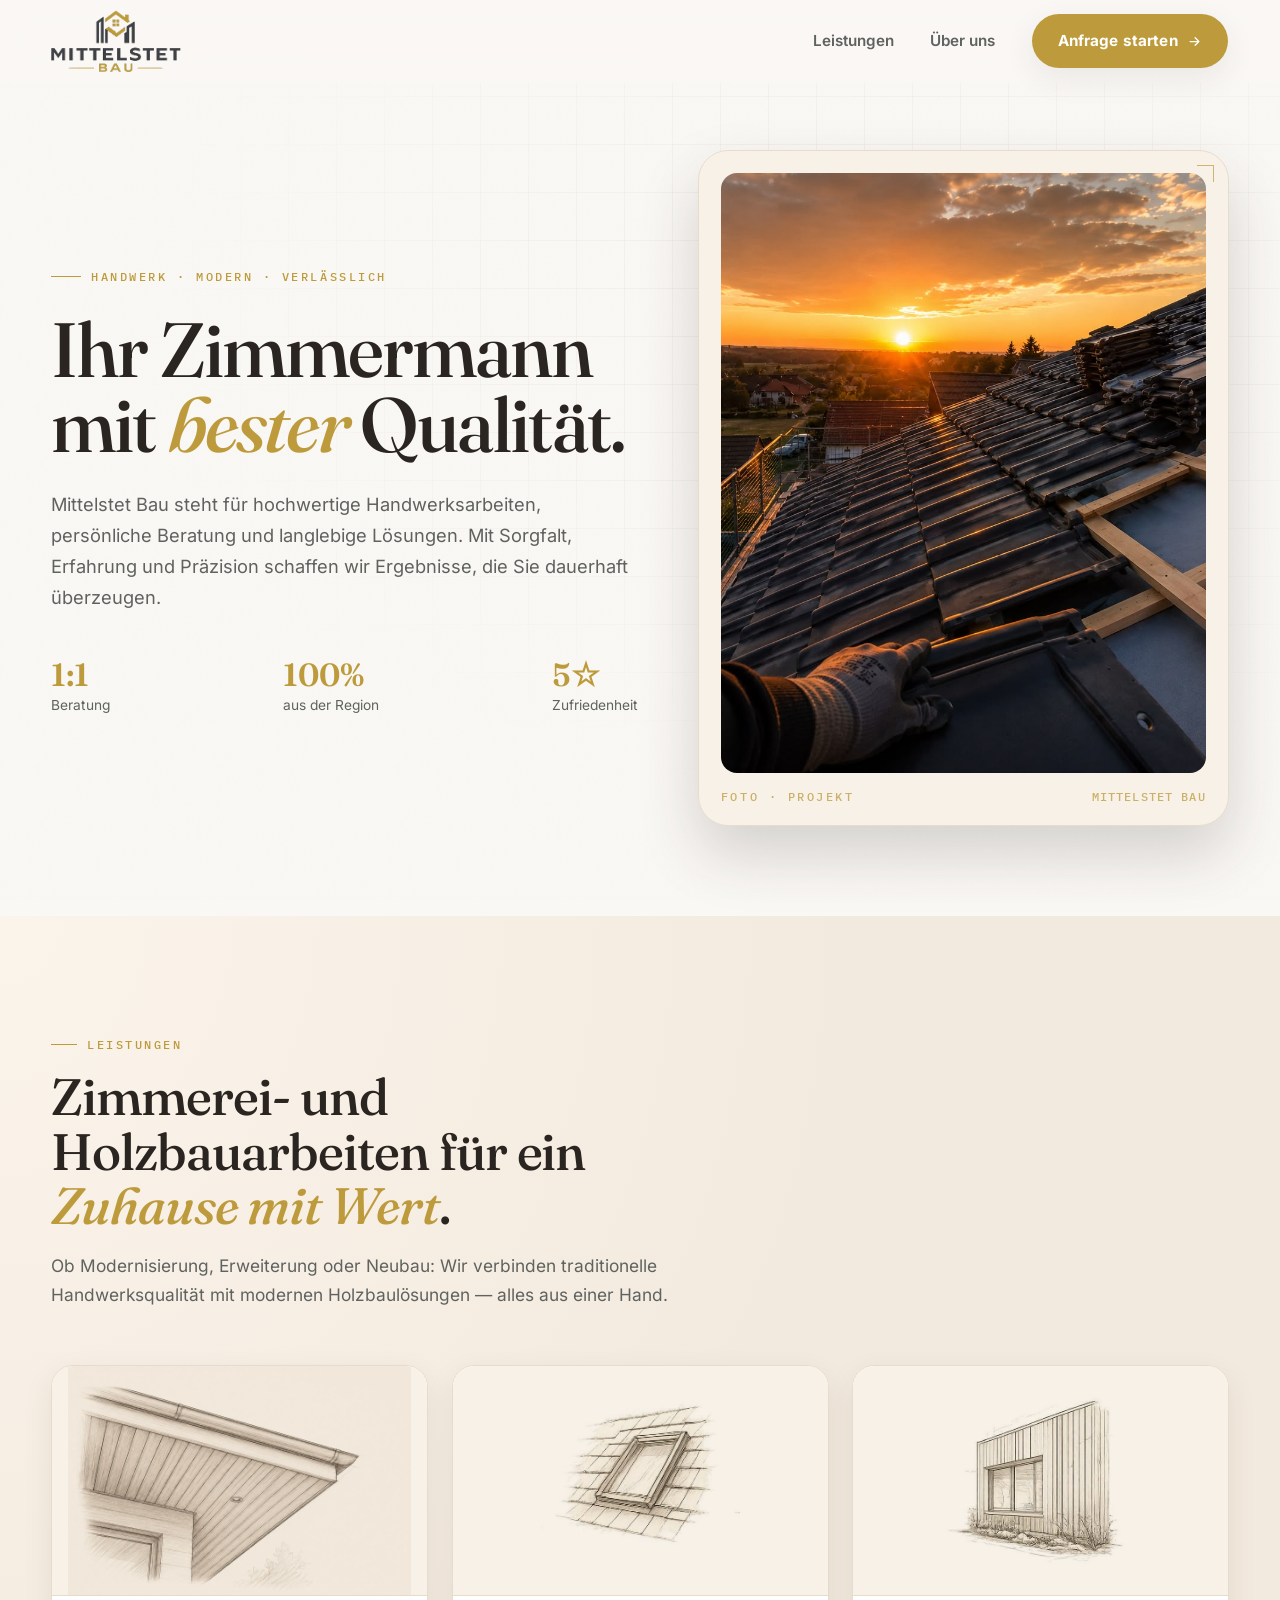
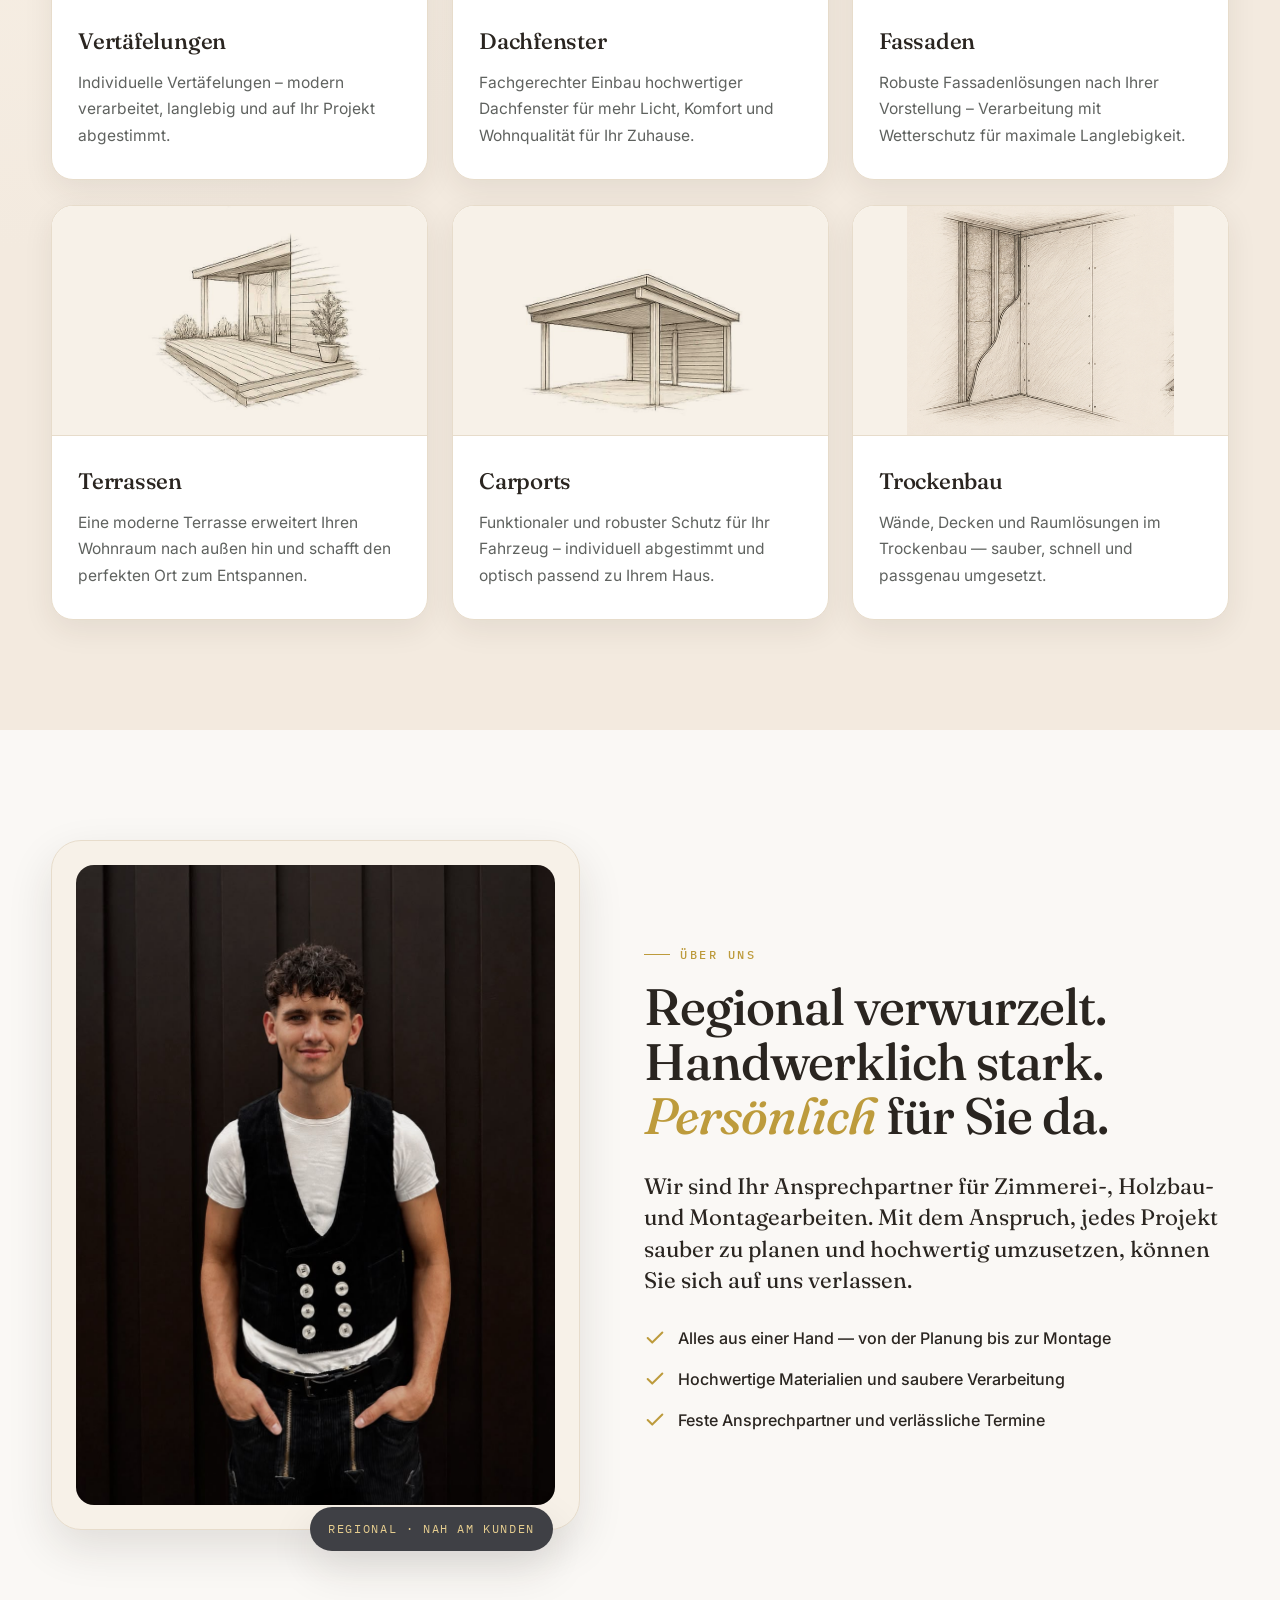
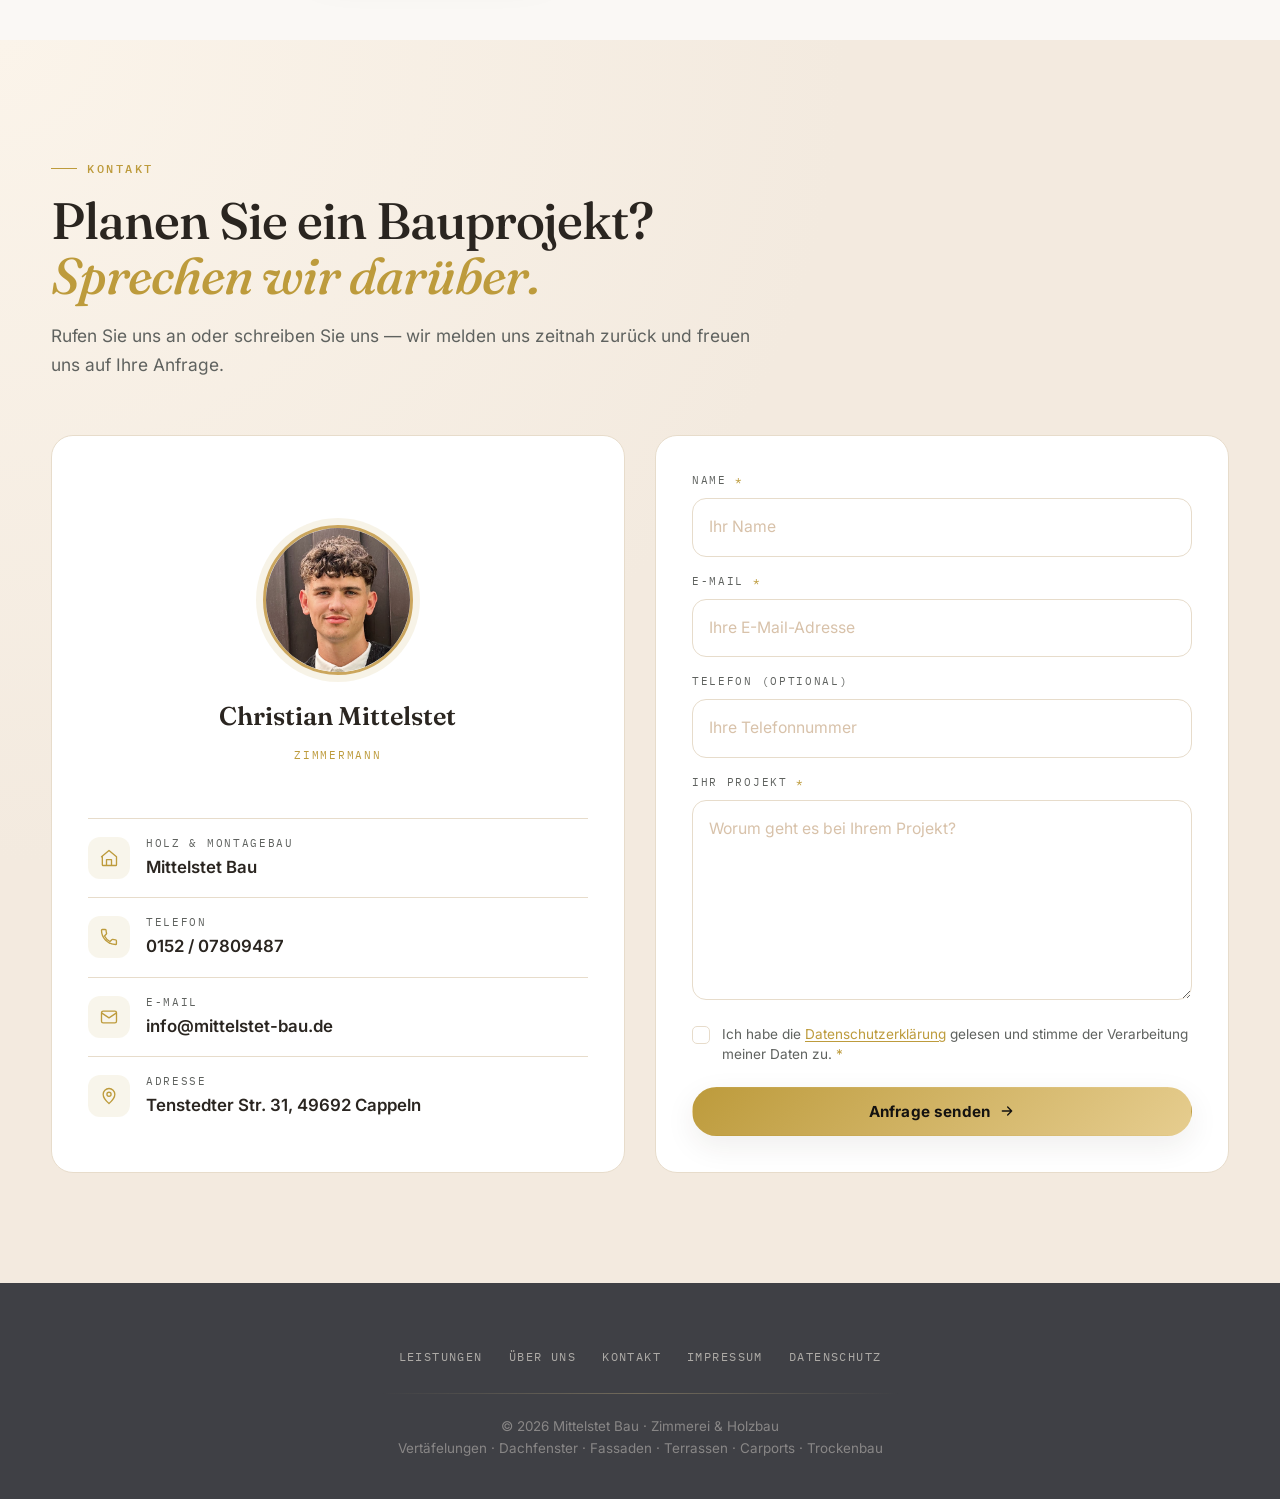
<file: index.html>
<!DOCTYPE html>
<html lang="de">
<head>
  <meta charset="UTF-8" />
  <meta name="viewport" content="width=device-width, initial-scale=1.0" />
  <meta name="google-site-verification" content="FWjF0vapAZSyQ_izhbtf4InboupUhwfX4KPDCs_dCPY" />

  <title>Mittelstet Bau — Zimmerei &amp; Holzbau aus der Region</title>
  <meta name="description" content="Mittelstet Bau ist Ihre Zimmerei für Holzbau, Dachfenster, Vertäfelungen, Fassaden, Terrassen, Carports und Trockenbau. Regionales Handwerk mit Präzision und Verlässlichkeit." />
  <meta name="author" content="Mittelstet Bau" />
  <meta name="theme-color" content="#141210" />
  <link rel="canonical" href="https://mittelstet-bau.de/" />
  <link rel="icon" type="image/png" href="resources/pictures/logo.png" />

  <meta property="og:type" content="website" />
  <meta property="og:locale" content="de_DE" />
  <meta property="og:site_name" content="Mittelstet Bau" />
  <meta property="og:title" content="Mittelstet Bau — Zimmerei &amp; Holzbau aus der Region" />
  <meta property="og:description" content="Holzbau mit Charakter: Dachfenster, Vertäfelungen, Fassaden, Terrassen, Carports und Trockenbau. Regionales Handwerk mit Präzision." />
  <meta property="og:url" content="https://mittelstet-bau.de/" />
  <meta property="og:image" content="https://mittelstet-bau.de/resources/pictures/logo.png" />
  <meta name="twitter:card" content="summary_large_image" />
  <meta name="twitter:title" content="Mittelstet Bau — Zimmerei &amp; Holzbau" />
  <meta name="twitter:description" content="Regionales Holzbau-Handwerk: Dachfenster, Fassaden, Terrassen, Carports und mehr." />
  <meta name="twitter:image" content="https://mittelstet-bau.de/resources/pictures/logo.png" />

  <!-- Fonts are self-hosted locally via @font-face in styles.css (DSGVO — no Google Fonts request) -->
  <link rel="stylesheet" href="styles.css" />
  <script src="resources/app.js" defer></script>

  <script type="application/ld+json">
  {
    "@context": "https://schema.org",
    "@type": "GeneralContractor",
    "name": "Mittelstet Bau",
    "description": "Zimmerei und Holzbau: Dachfenster, Vertäfelungen, Fassaden, Terrassen, Carports und Trockenbau.",
    "image": "https://mittelstet-bau.de/resources/pictures/logo.png",
    "url": "https://mittelstet-bau.de/",
    "telephone": "+4915207809487",
    "email": "info@mittelstet-bau.de",
    "address": {
      "@type": "PostalAddress",
      "streetAddress": "Tenstedter Str. 31",
      "postalCode": "49692",
      "addressLocality": "Cappeln",
      "addressCountry": "DE"
    },
    "areaServed": "Region"
  }
  </script>
</head>

<body>

<header id="site-header">
  <div class="container nav">
    <a href="#hero" class="brand" aria-label="Mittelstet Bau — Startseite">
      <img src="resources/pictures/logo.png" class="nav-logo" alt="Mittelstet Bau" loading="eager" width="120" height="80" />
    </a>
    <nav class="nav-links" aria-label="Hauptnavigation">
      <a href="#leistungen">Leistungen</a>
      <a href="#ueber-uns">Über uns</a>
      <a href="#kontakt" class="btn nav-cta">
        Anfrage starten
        <svg class="arrow" width="15" height="15" viewBox="0 0 24 24" fill="none" aria-hidden="true"><path d="M5 12h14M13 6l6 6-6 6" stroke="currentColor" stroke-width="2" stroke-linecap="round" stroke-linejoin="round"/></svg>
      </a>
    </nav>
    <button class="hamburger" id="hamburger-btn" aria-label="Menü öffnen" aria-expanded="false" aria-controls="mobile-drawer">
      <span></span>
      <span></span>
      <span></span>
    </button>
  </div>
</header>

<div class="mobile-overlay" id="mobile-overlay" aria-hidden="true"></div>

<nav class="mobile-drawer" id="mobile-drawer" aria-label="Mobile Navigation" aria-hidden="true">
  <button class="drawer-close" id="drawer-close" aria-label="Menü schließen">
    <svg width="20" height="20" viewBox="0 0 24 24" fill="none" aria-hidden="true"><path d="M18 6 6 18M6 6l12 12" stroke="currentColor" stroke-width="2" stroke-linecap="round"/></svg>
  </button>
  <div class="drawer-links">
    <a href="#hero" class="drawer-link">Startseite</a>
    <a href="#leistungen" class="drawer-link">Leistungen</a>
    <a href="#ueber-uns" class="drawer-link">Über&nbsp;uns</a>
    <a href="#kontakt" class="drawer-link">Kontakt</a>
    <a href="impressum.html" class="drawer-link">Impressum</a>
    <a href="datenschutz.html" class="drawer-link">Datenschutz</a>
  </div>
</nav>

<a href="#kontakt" class="mobile-fab" id="mobile-cta-btn" aria-label="Anfrage starten">
  Anfrage starten
  <svg class="arrow" width="15" height="15" viewBox="0 0 24 24" fill="none" aria-hidden="true"><path d="M5 12h14M13 6l6 6-6 6" stroke="currentColor" stroke-width="2" stroke-linecap="round" stroke-linejoin="round"/></svg>
</a>

<main id="top">

  <section class="hero" id="hero">
    <div class="container hero-grid">
      <div class="hero-copy">
        <span class="eyebrow hero-anim d1">Handwerk · Modern · Verlässlich</span>
        <h1 class="hero-anim d2">Ihr Zimmermann <br /> mit <em>bester</em> Qualität.</h1>
        <p class="hero-lead hero-anim d3">
          Mittelstet Bau steht für hochwertige Handwerksarbeiten, persönliche Beratung und langlebige Lösungen.
          Mit Sorgfalt, Erfahrung und Präzision schaffen wir Ergebnisse, die Sie dauerhaft überzeugen.
        </p>
        <div class="hero-meta hero-anim d5">
          <div class="stat"><strong>1:1</strong><span>Beratung</span></div>
          <div class="stat"><strong>100%</strong><span>aus der Region</span></div>
          <div class="stat"><strong>5☆</strong><span>Zufriedenheit</span></div>
        </div>
      </div>

      <figure class="hero-plate hero-anim d3">
        <div class="drawing">
          <img src="resources/pictures/hero_house.jpeg"
               alt="Foto eines Holzhauses von Mittelstet Bau"
               loading="eager" width="800" height="600" />
        </div>
        <figcaption class="plate">
          <span>Foto · Projekt</span>
          <span>Mittelstet&nbsp;Bau</span>
        </figcaption>
      </figure>
    </div>
  </section>

  <section id="leistungen" class="services">
    <div class="container">
      <div class="section-head reveal">
        <span>Leistungen</span>
        <h2>Zimmerei- und Holzbauarbeiten für ein <em>Zuhause mit Wert</em>.</h2>
        <p class="lead">
          Ob Modernisierung, Erweiterung oder Neubau: Wir verbinden traditionelle
          Handwerksqualität mit modernen Holzbaulösungen — alles aus einer Hand.
        </p>
      </div>

      <div class="service-grid">
        <article class="service-card reveal" data-delay="1">
          <div class="service-figure">
            <img src="resources/pictures/roof.jpeg" alt="Zeichnung eines hölzernen Dachvorsprungs mit Traufdetail" loading="lazy" width="600" height="400" />
          </div>
          <div class="service-content">
            <h3>Vertäfelungen</h3>
            <p>Individuelle Vertäfelungen – modern verarbeitet, langlebig und auf Ihr Projekt abgestimmt.</p>
          </div>
        </article>

        <article class="service-card reveal" data-delay="2">
          <div class="service-figure">
            <img src="resources/pictures/roof_window.jpeg" alt="Zeichnung eines in ein Ziegeldach eingebauten Dachfensters" loading="lazy" width="600" height="400" />
          </div>
          <div class="service-content">
            <h3>Dachfenster</h3>
            <p>Fachgerechter Einbau hochwertiger Dachfenster für mehr Licht, Komfort und Wohnqualität für Ihr Zuhause.</p>
          </div>
        </article>

        <article class="service-card reveal" data-delay="3">
          <div class="service-figure">
            <img src="resources/pictures/facade.jpeg" alt="Zeichnung einer modernen Holzfassade mit Fensterband" loading="lazy" width="600" height="400" />
          </div>
          <div class="service-content">
            <h3>Fassaden</h3>
            <p>Robuste Fassadenlösungen nach Ihrer Vorstellung – Verarbeitung mit Wetterschutz für maximale Langlebigkeit.</p>
          </div>
        </article>

        <article class="service-card reveal" data-delay="1">
          <div class="service-figure">
            <img src="resources/pictures/terrace.jpeg" alt="Zeichnung einer überdachten Holzterrasse mit Bepflanzung" loading="lazy" width="600" height="400" />
          </div>
          <div class="service-content">
            <h3>Terrassen</h3>
            <p>Eine moderne Terrasse erweitert Ihren Wohnraum nach außen hin und schafft den perfekten Ort zum Entspannen.</p>
          </div>
        </article>

      <article class="service-card reveal" data-delay="2">
          <div class="service-figure">
            <img src="resources/pictures/carport.jpeg" alt="Zeichnung eines freistehenden Carports aus Holz" loading="lazy" width="600" height="400" />
          </div>
          <div class="service-content">
            <h3>Carports</h3>
            <p>Funktionaler und robuster Schutz für Ihr Fahrzeug – individuell abgestimmt und optisch passend zu Ihrem Haus.</p>
          </div>
        </article>

        <article class="service-card reveal" data-delay="3">
          <div class="service-figure">
            <img src="resources/pictures/drywall_construction.png" alt="Zeichnung einer Trockenbaukonstruktion mit Wandelementen" loading="lazy" width="600" height="400" />
          </div>
          <div class="service-content">
            <h3>Trockenbau</h3>
            <p>Wände, Decken und Raumlösungen im Trockenbau — sauber, schnell und passgenau umgesetzt.</p>
          </div>
        </article>
      </div>
    </div>
  </section>

  <section id="ueber-uns">
    <div class="container about-layout">
      <figure class="about-figure reveal">
        <div class="img-wrap">
          <img src="resources/pictures/about.jpeg" alt="Das Team von Mittelstet Bau" loading="lazy" width="800" height="640" />
        </div>
        <span class="stamp">Regional · nah am Kunden</span>
      </figure>

      <div class="about-text reveal" data-delay="1">
        <div class="section-head" style="margin-bottom: 28px;">
          <span>Über uns</span>
          <h2>Regional verwurzelt. Handwerklich stark.<br><em>Persönlich</em> für Sie da.</h2>
        </div>
        <p>
          Wir sind Ihr Ansprechpartner für Zimmerei-, Holzbau- und Montagearbeiten.
          Mit dem Anspruch, jedes Projekt sauber zu planen und hochwertig
          umzusetzen, können Sie sich auf uns verlassen.
        </p>
        <ul class="about-list">
          <li>
            <svg viewBox="0 0 24 24" fill="none" aria-hidden="true"><path d="M20 6 9 17l-5-5" stroke="currentColor" stroke-width="2.2" stroke-linecap="round" stroke-linejoin="round"/></svg>
            Alles aus einer Hand — von der Planung bis zur Montage
          </li>
          <li>
            <svg viewBox="0 0 24 24" fill="none" aria-hidden="true"><path d="M20 6 9 17l-5-5" stroke="currentColor" stroke-width="2.2" stroke-linecap="round" stroke-linejoin="round"/></svg>
            Hochwertige Materialien und saubere Verarbeitung
          </li>
          <li>
            <svg viewBox="0 0 24 24" fill="none" aria-hidden="true"><path d="M20 6 9 17l-5-5" stroke="currentColor" stroke-width="2.2" stroke-linecap="round" stroke-linejoin="round"/></svg>
            Feste Ansprechpartner und verlässliche Termine
          </li>
        </ul>
      </div>
    </div>
  </section>

  <section id="kontakt" class="contact">
    <div class="container">
      <div class="section-head reveal">
        <span>Kontakt</span>
        <h2>Planen Sie ein Bauprojekt?<br><em>Sprechen wir darüber.</em></h2>
        <p class="lead">
          Rufen Sie uns an oder schreiben Sie uns — wir melden uns zeitnah zurück
          und freuen uns auf Ihre Anfrage.
        </p>
      </div>

      <div class="contact-grid">
        <div class="contact-box reveal">
          <div class="contact-person">
            <div class="contact-portrait">
              <img src="resources/pictures/contact.jpeg"
                   alt="Christian Mittelstet — Inhaber Mittelstet Bau"
                   loading="lazy" width="150" height="150" />
            </div>
            <p class="contact-person-name">Christian Mittelstet</p>
            <p class="contact-person-role">Zimmermann</p>
          </div>

          <div class="contact-lines">
          <div class="contact-line">
            <span class="ico"><svg viewBox="0 0 24 24" fill="none" aria-hidden="true"><path d="M3 10.5 12 3l9 7.5V20a1 1 0 0 1-1 1H5a1 1 0 0 1-1-1v-9.5z" stroke="currentColor" stroke-width="1.6" stroke-linejoin="round"/><path d="M9 21v-7h6v7" stroke="currentColor" stroke-width="1.6" stroke-linejoin="round"/></svg></span>
            <span><span class="label">Holz &amp; Montagebau</span><span class="value">Mittelstet Bau</span></span>
          </div>
          <a class="contact-line" href="tel:+4915207809487">
            <span class="ico"><svg viewBox="0 0 24 24" fill="none" aria-hidden="true"><path d="M6.6 10.8a15 15 0 0 0 6.6 6.6l2.2-2.2a1 1 0 0 1 1-.24 11 11 0 0 0 3.5.56 1 1 0 0 1 1 1V20a1 1 0 0 1-1 1A17 17 0 0 1 3 4a1 1 0 0 1 1-1h3.5a1 1 0 0 1 1 1 11 11 0 0 0 .56 3.5 1 1 0 0 1-.24 1z" stroke="currentColor" stroke-width="1.6" stroke-linejoin="round"/></svg></span>
            <span><span class="label">Telefon</span><span class="value">0152 / 07809487</span></span>
          </a>
          <a class="contact-line" href="mailto:info@mittelstet-bau.de">
            <span class="ico"><svg viewBox="0 0 24 24" fill="none" aria-hidden="true"><rect x="3" y="5" width="18" height="14" rx="2" stroke="currentColor" stroke-width="1.6"/><path d="m3 7 9 6 9-6" stroke="currentColor" stroke-width="1.6" stroke-linejoin="round"/></svg></span>
            <span><span class="label">E-Mail</span><span class="value">info@mittelstet-bau.de</span></span>
          </a>
          <a class="contact-line" href="https://www.google.com/maps?q=Tenstedter+Str.+31+49692+Cappeln" target="_blank" rel="noopener">
            <span class="ico"><svg viewBox="0 0 24 24" fill="none" aria-hidden="true"><path d="M12 21s7-5.7 7-11a7 7 0 1 0-14 0c0 5.3 7 11 7 11z" stroke="currentColor" stroke-width="1.6" stroke-linejoin="round"/><circle cx="12" cy="10" r="2.5" stroke="currentColor" stroke-width="1.6"/></svg></span>
            <span><span class="label">Adresse</span><span class="value">Tenstedter Str. 31, 49692 Cappeln</span></span>
          </a>
          </div>
        </div>

        <div class="contact-box reveal" data-delay="1">
          <!--
            Form delivered via Formspree (zero backend) using the @formspree/ajax
            library. Submissions go to info@mittelstet-bau.de. The form ID
            (mqeodvep) is a public endpoint identifier, not a secret.
          -->
          <div data-fs-error class="fs-banner fs-error" style="display:none" role="alert">
            <strong>Fehler.</strong> Bitte versuchen Sie es erneut oder schreiben Sie uns direkt.
          </div>
          <div id="form-success-card" style="display:none" role="status" aria-live="polite">
            <svg class="form-success-icon" viewBox="0 0 52 52" width="64" height="64" aria-hidden="true">
              <circle cx="26" cy="26" r="25" fill="none"/>
              <path fill="none" d="M14.1 27.2l7.1 7.2 16.7-16.8"/>
            </svg>
            <p class="form-success-title">Vielen Dank für Ihre Anfrage.</p>
            <p class="form-success-body">Ihre Nachricht wurde erfolgreich übermittelt. Wir melden uns in der Regel innerhalb eines Werktages bei Ihnen.</p>
          </div>
          <form id="contact-form" action="https://formspree.io/f/mqeodvep" method="POST">
            <div class="field">
              <label for="name">Name</label>
              <input id="name" name="name" type="text" autocomplete="name" placeholder="Ihr Name" required data-fs-field aria-describedby="name-error" />
              <span id="name-error" data-fs-error="name" class="fs-field-error"></span>
            </div>
            <div class="field">
              <label for="email">E-Mail</label>
              <input id="email" name="email" type="email" autocomplete="email" placeholder="Ihre E-Mail-Adresse" required data-fs-field aria-describedby="email-error" />
              <span id="email-error" data-fs-error="email" class="fs-field-error"></span>
            </div>
            <div class="field">
              <label for="phone">Telefon (optional)</label>
              <input id="phone" name="phone" type="tel" autocomplete="tel" placeholder="Ihre Telefonnummer" />
            </div>
            <div class="field">
              <label for="message">Ihr Projekt</label>
              <textarea id="message" name="message" placeholder="Worum geht es bei Ihrem Projekt?" required data-fs-field aria-describedby="message-error"></textarea>
              <span id="message-error" data-fs-error="message" class="fs-field-error"></span>
            </div>
            <div class="field field--check">
              <input id="privacy" name="privacy" type="checkbox" required value="ja" />
              <label for="privacy">
                Ich habe die <a href="datenschutz.html" target="_blank" rel="noopener noreferrer">Datenschutzerklärung</a> gelesen und stimme der Verarbeitung meiner Daten zu.
              </label>
            </div>
            <button class="btn btn--gold" type="submit" data-fs-submit-btn>
              Anfrage senden
              <svg class="arrow" width="16" height="16" viewBox="0 0 24 24" fill="none" aria-hidden="true"><path d="M5 12h14M13 6l6 6-6 6" stroke="currentColor" stroke-width="2" stroke-linecap="round" stroke-linejoin="round"/></svg>
            </button>
          </form>
        </div>
      </div>
    </div>
  </section>

  <!-- Self-hosted from our own server (DSGVO — no third-party CDN request). @formspree/ajax 1.1.5, canvas-confetti 1.9.4 -->
  <script src="resources/js/formspree-ajax.min.js"></script>
  <script src="resources/js/confetti.min.js"></script>
  <script>
    function fireConfetti() {
      if (typeof confetti !== 'function') return;
      confetti({
        particleCount: 120,
        spread: 70,
        origin: { y: 0.55 },
        colors: ['#bd9b3c', '#cba65d', '#e6cd8f', '#141210', '#3f4045']
      });
    }

    formspree('initForm', {
      formElement: '#contact-form',
      formId: 'mqeodvep',
      onSuccess: function() {
        fireConfetti();
        var form = document.getElementById('contact-form');
        var box = form.closest('.contact-box');
        box.style.minHeight = box.offsetHeight + 'px';
        form.style.display = 'none';
        document.getElementById('form-success-card').style.display = 'flex';
      }
    });
  </script>

</main>

<footer>
  <div class="container">
    <nav class="foot-links" aria-label="Footer-Navigation">
      <a href="#leistungen">Leistungen</a>
      <a href="#ueber-uns">Über uns</a>
      <a href="#kontakt">Kontakt</a>
      <a href="impressum.html">Impressum</a>
      <a href="datenschutz.html">Datenschutz</a>
    </nav>
    <div class="foot-rule"></div>
    <p class="copy">
      © 2026 Mittelstet Bau · Zimmerei &amp; Holzbau<span class="copy-services"><br />
      Vertäfelungen · Dachfenster · Fassaden · Terrassen · Carports · Trockenbau</span>
    </p>
  </div>
</footer>

<script>
  var MOBILE_BP = 860;
  var sectionIds = ['hero', 'leistungen', 'ueber-uns', 'kontakt'];
  function isMobile() { return window.innerWidth <= MOBILE_BP; }

  // (nav shadow on scroll + hamburger/drawer live in resources/app.js — shared with the legal pages)

  // --- mobile section pager ---
  (function () {
    var activeSection = null;

    function stripSectionClass() {
      document.body.className = document.body.className.replace(/\bsection-\S+/g, '').trim();
    }

    function showSection(id) {
      if (id !== activeSection) {
        window.scrollTo({ top: 0, behavior: 'instant' });
        activeSection = id;
      }
      sectionIds.forEach(function (sid) {
        var el = document.getElementById(sid);
        if (!el) return;
        el.classList.toggle('is-active', sid === id);
      });
      stripSectionClass();
      document.body.classList.add('section-' + id);
      document.querySelectorAll('.drawer-link').forEach(function (a) {
        var href = (a.getAttribute('href') || '').slice(1);
        a.classList.toggle('is-current', href === id);
      });
    }

    function restoreDesktop() {
      activeSection = null;
      sectionIds.forEach(function (sid) {
        var el = document.getElementById(sid);
        if (el) el.classList.remove('is-active');
      });
      stripSectionClass();
    }

    function syncToHash() {
      if (!isMobile()) return;
      var hash = window.location.hash.slice(1);
      var target = sectionIds.indexOf(hash) !== -1 ? hash : 'hero';
      showSection(target);
    }

    window.addEventListener('hashchange', syncToHash);
    window.addEventListener('resize', function () {
      if (isMobile()) { syncToHash(); }
      else { restoreDesktop(); }
    }, { passive: true });

    if (isMobile()) { syncToHash(); }
  })();

  // --- anchor links: scroll (desktop) or section switch (mobile) ---
  (function () {
    var header = document.getElementById('site-header');
    var GAP = 24;

    if (!header) {
      console.warn('[anchor-scroll] #site-header not found');
      return;
    }

    document.querySelectorAll('a[href^="#"]').forEach(function (a) {
      a.addEventListener('click', function (e) {
        var id = this.getAttribute('href');
        if (!id || id === '#') return;
        var bare = id.slice(1);

        if (isMobile() && sectionIds.indexOf(bare) !== -1) {
          e.preventDefault();
          window.location.hash = bare;
          return;
        }

        var target;
        try { target = document.querySelector(id); } catch (_) { console.warn('[anchor-scroll] invalid selector:', id); return; }
        if (!target) return;
        e.preventDefault();

        var padTop = parseFloat(getComputedStyle(target).paddingTop) || 0;
        var top = target.getBoundingClientRect().top + window.scrollY + padTop - header.offsetHeight - GAP;
        window.scrollTo({ top: Math.max(0, top), behavior: 'smooth' });
      });
    });
  })();

  // --- scroll-reveal (vanilla; respects reduced motion) ---
  (function () {
    var reduce = window.matchMedia('(prefers-reduced-motion: reduce)').matches;
    var items = document.querySelectorAll('.reveal');
    if (reduce || !('IntersectionObserver' in window)) {
      items.forEach(function (el) { el.classList.add('in'); });
      return;
    }
    var io = new IntersectionObserver(function (entries) {
      entries.forEach(function (entry) {
        if (entry.isIntersecting) {
          entry.target.classList.add('in');
          io.unobserve(entry.target);
        }
      });
    }, { threshold: 0.12, rootMargin: '0px 0px -8% 0px' });
    items.forEach(function (el) { io.observe(el); });
  })();
</script>

</body>
</html>
</file>
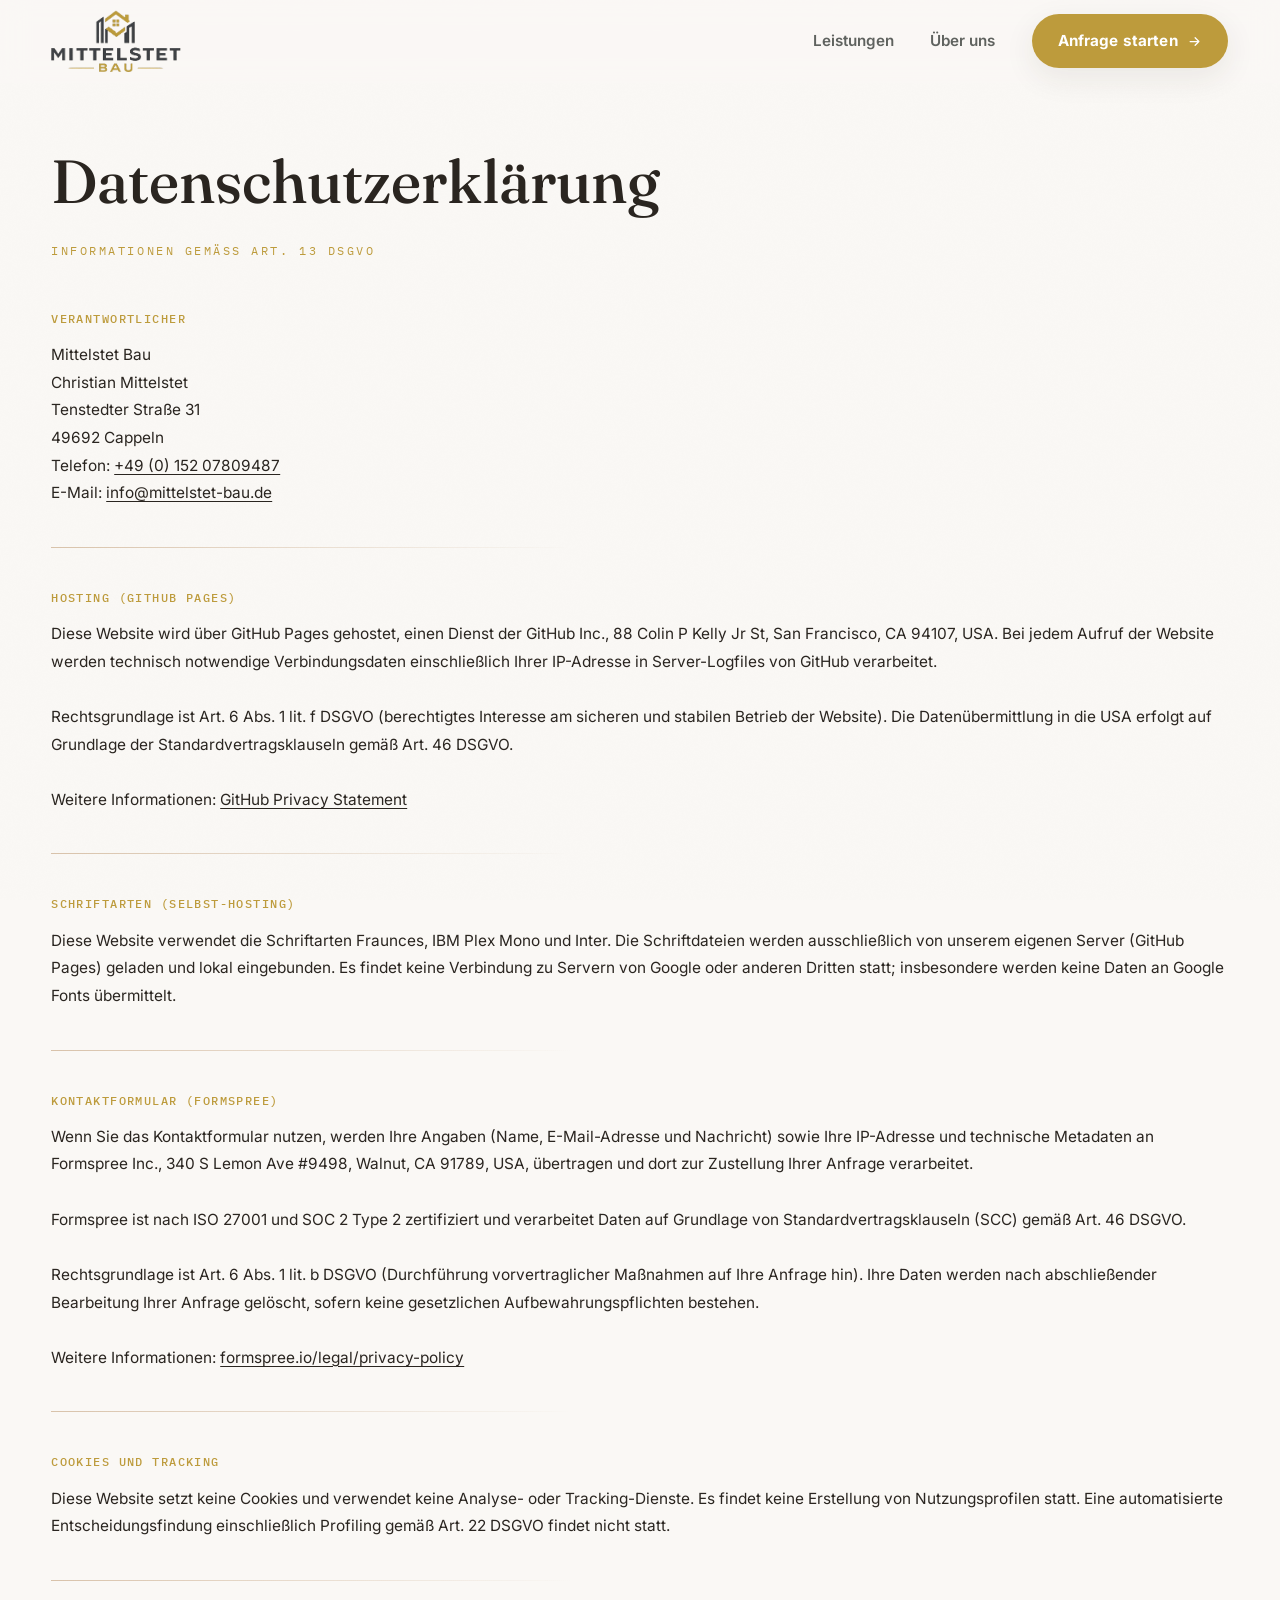
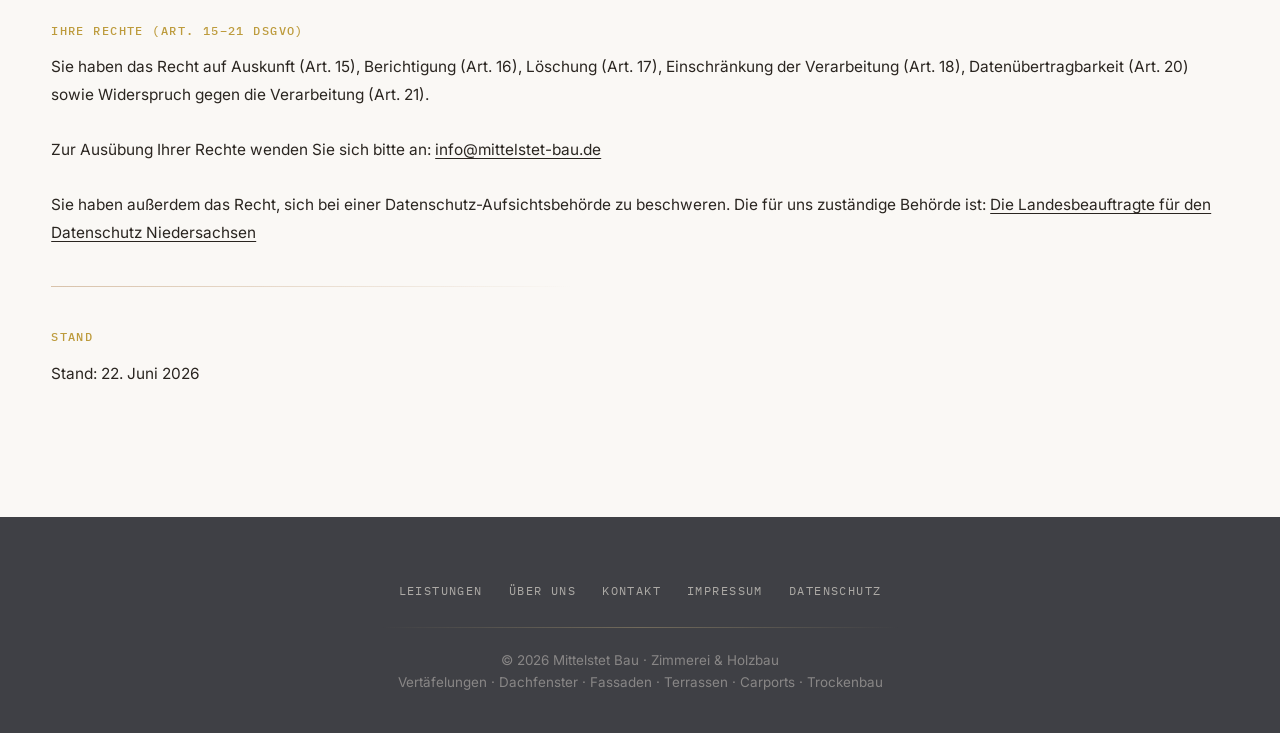
<file: datenschutz.html>
<!DOCTYPE html>
<html lang="de">
<head>
  <meta charset="UTF-8" />
  <meta name="viewport" content="width=device-width, initial-scale=1.0" />
  <meta name="theme-color" content="#141210" />

  <title>Datenschutz — Mittelstet Bau</title>
  <meta name="description" content="Datenschutzerklärung gemäß DSGVO Art. 13 für die Website mittelstet-bau.de." />
  <meta name="author" content="Mittelstet Bau" />
  <meta name="robots" content="noindex" />
  <link rel="icon" type="image/png" href="resources/pictures/logo.png" />

  <!-- Fonts are self-hosted locally via @font-face in styles.css (DSGVO — no Google Fonts request) -->
  <link rel="stylesheet" href="styles.css" />
  <script src="resources/app.js" defer></script>
</head>

<body>

<header id="site-header">
  <div class="container nav">
    <a href="index.html#hero" class="brand" aria-label="Mittelstet Bau — Startseite">
      <img src="resources/pictures/logo.png" class="nav-logo" alt="Mittelstet Bau" loading="eager" width="120" height="80" />
    </a>
    <nav class="nav-links" aria-label="Hauptnavigation">
      <a href="index.html#leistungen">Leistungen</a>
      <a href="index.html#ueber-uns">Über uns</a>
      <a href="index.html#kontakt" class="btn nav-cta">
        Anfrage starten
        <svg class="arrow" width="15" height="15" viewBox="0 0 24 24" fill="none" aria-hidden="true"><path d="M5 12h14M13 6l6 6-6 6" stroke="currentColor" stroke-width="2" stroke-linecap="round" stroke-linejoin="round"/></svg>
      </a>
    </nav>
    <button class="hamburger" id="hamburger-btn" aria-label="Menü öffnen" aria-expanded="false" aria-controls="mobile-drawer">
      <span></span>
      <span></span>
      <span></span>
    </button>
  </div>
</header>

<div class="mobile-overlay" id="mobile-overlay" aria-hidden="true"></div>

<nav class="mobile-drawer" id="mobile-drawer" aria-label="Mobile Navigation" aria-hidden="true">
  <button class="drawer-close" id="drawer-close" aria-label="Menü schließen">
    <svg width="20" height="20" viewBox="0 0 24 24" fill="none" aria-hidden="true"><path d="M18 6 6 18M6 6l12 12" stroke="currentColor" stroke-width="2" stroke-linecap="round"/></svg>
  </button>
  <div class="drawer-links">
    <a href="index.html#hero" class="drawer-link">Startseite</a>
    <a href="index.html#leistungen" class="drawer-link">Leistungen</a>
    <a href="index.html#ueber-uns" class="drawer-link">Über&nbsp;uns</a>
    <a href="index.html#kontakt" class="drawer-link">Kontakt</a>
    <a href="impressum.html" class="drawer-link">Impressum</a>
    <a href="datenschutz.html" class="drawer-link">Datenschutz</a>
  </div>
</nav>

<main id="top">

  <div class="impressum-content">
    <div class="container">
      <h1>Datenschutzerklärung</h1>
      <p class="impressum-intro">Informationen gemäß Art. 13 DSGVO</p>

      <div class="impressum-section">
        <h2>Verantwortlicher</h2>
        <p>
          Mittelstet Bau<br />
          Christian Mittelstet<br />
          Tenstedter Straße 31<br />
          49692 Cappeln<br />
          Telefon: <a href="tel:+4915207809487">+49 (0) 152 07809487</a><br />
          E-Mail: <a href="mailto:info@mittelstet-bau.de">info@mittelstet-bau.de</a>
        </p>
      </div>

      <div class="impressum-rule"></div>

      <div class="impressum-section">
        <h2>Hosting (GitHub Pages)</h2>
        <p>
          Diese Website wird über GitHub Pages gehostet, einen Dienst der
          GitHub Inc., 88 Colin P Kelly Jr St, San Francisco, CA 94107, USA.
          Bei jedem Aufruf der Website werden technisch notwendige Verbindungsdaten
          einschließlich Ihrer IP-Adresse in Server-Logfiles von GitHub verarbeitet.<br /><br />
          Rechtsgrundlage ist Art. 6 Abs. 1 lit. f DSGVO (berechtigtes Interesse am
          sicheren und stabilen Betrieb der Website). Die Datenübermittlung in die USA
          erfolgt auf Grundlage der Standardvertragsklauseln gemäß Art. 46 DSGVO.<br /><br />
          Weitere Informationen:
          <a href="https://docs.github.com/en/site-policy/privacy-policies/github-general-privacy-statement" target="_blank" rel="noopener noreferrer">GitHub Privacy Statement</a>
        </p>
      </div>

      <div class="impressum-rule"></div>

      <div class="impressum-section">
        <h2>Schriftarten (Selbst-Hosting)</h2>
        <p>
          Diese Website verwendet die Schriftarten Fraunces, IBM Plex Mono und Inter.
          Die Schriftdateien werden ausschließlich von unserem eigenen Server
          (GitHub Pages) geladen und lokal eingebunden. Es findet keine Verbindung zu
          Servern von Google oder anderen Dritten statt; insbesondere werden keine
          Daten an Google Fonts übermittelt.
        </p>
      </div>

      <div class="impressum-rule"></div>

      <div class="impressum-section">
        <h2>Kontaktformular (Formspree)</h2>
        <p>
          Wenn Sie das Kontaktformular nutzen, werden Ihre Angaben (Name, E-Mail-Adresse
          und Nachricht) sowie Ihre IP-Adresse und technische Metadaten an Formspree Inc.,
          340 S Lemon Ave #9498, Walnut, CA 91789, USA, übertragen und dort zur Zustellung
          Ihrer Anfrage verarbeitet.<br /><br />
          Formspree ist nach ISO 27001 und SOC 2 Type 2 zertifiziert und verarbeitet Daten
          auf Grundlage von Standardvertragsklauseln (SCC) gemäß Art. 46 DSGVO.<br /><br />
          Rechtsgrundlage ist Art. 6 Abs. 1 lit. b DSGVO (Durchführung vorvertraglicher
          Maßnahmen auf Ihre Anfrage hin). Ihre Daten werden nach abschließender Bearbeitung
          Ihrer Anfrage gelöscht, sofern keine gesetzlichen Aufbewahrungspflichten bestehen.<br /><br />
          Weitere Informationen:
          <a href="https://formspree.io/legal/privacy-policy" target="_blank" rel="noopener noreferrer">formspree.io/legal/privacy-policy</a>
        </p>
      </div>

      <div class="impressum-rule"></div>

      <div class="impressum-section">
        <h2>Cookies und Tracking</h2>
        <p>
          Diese Website setzt keine Cookies und verwendet keine Analyse- oder
          Tracking-Dienste. Es findet keine Erstellung von Nutzungsprofilen statt.
          Eine automatisierte Entscheidungsfindung einschließlich Profiling gemäß
          Art. 22 DSGVO findet nicht statt.
        </p>
      </div>

      <div class="impressum-rule"></div>

      <div class="impressum-section">
        <h2>Ihre Rechte (Art. 15–21 DSGVO)</h2>
        <p>
          Sie haben das Recht auf Auskunft (Art. 15), Berichtigung (Art. 16),
          Löschung (Art. 17), Einschränkung der Verarbeitung (Art. 18),
          Datenübertragbarkeit (Art. 20) sowie Widerspruch gegen die Verarbeitung
          (Art. 21).<br /><br />
          Zur Ausübung Ihrer Rechte wenden Sie sich bitte an:
          <a href="mailto:info@mittelstet-bau.de">info@mittelstet-bau.de</a><br /><br />
          Sie haben außerdem das Recht, sich bei einer Datenschutz-Aufsichtsbehörde
          zu beschweren. Die für uns zuständige Behörde ist:
          <a href="https://www.lfd.niedersachsen.de" target="_blank" rel="noopener noreferrer">Die Landesbeauftragte für den Datenschutz Niedersachsen</a>
        </p>
      </div>

      <div class="impressum-rule"></div>

      <div class="impressum-section">
        <h2>Stand</h2>
        <p>Stand: 22. Juni 2026</p>
      </div>
    </div>
  </div>

</main>

<footer>
  <div class="container">
    <nav class="foot-links" aria-label="Footer-Navigation">
      <a href="index.html#leistungen">Leistungen</a>
      <a href="index.html#ueber-uns">Über uns</a>
      <a href="index.html#kontakt">Kontakt</a>
      <a href="impressum.html">Impressum</a>
      <a href="datenschutz.html">Datenschutz</a>
    </nav>
    <div class="foot-rule"></div>
    <p class="copy">
      © 2026 Mittelstet Bau · Zimmerei &amp; Holzbau<span class="copy-services"><br />
      Vertäfelungen · Dachfenster · Fassaden · Terrassen · Carports · Trockenbau</span>
    </p>
  </div>
</footer>

</body>
</html>
</file>
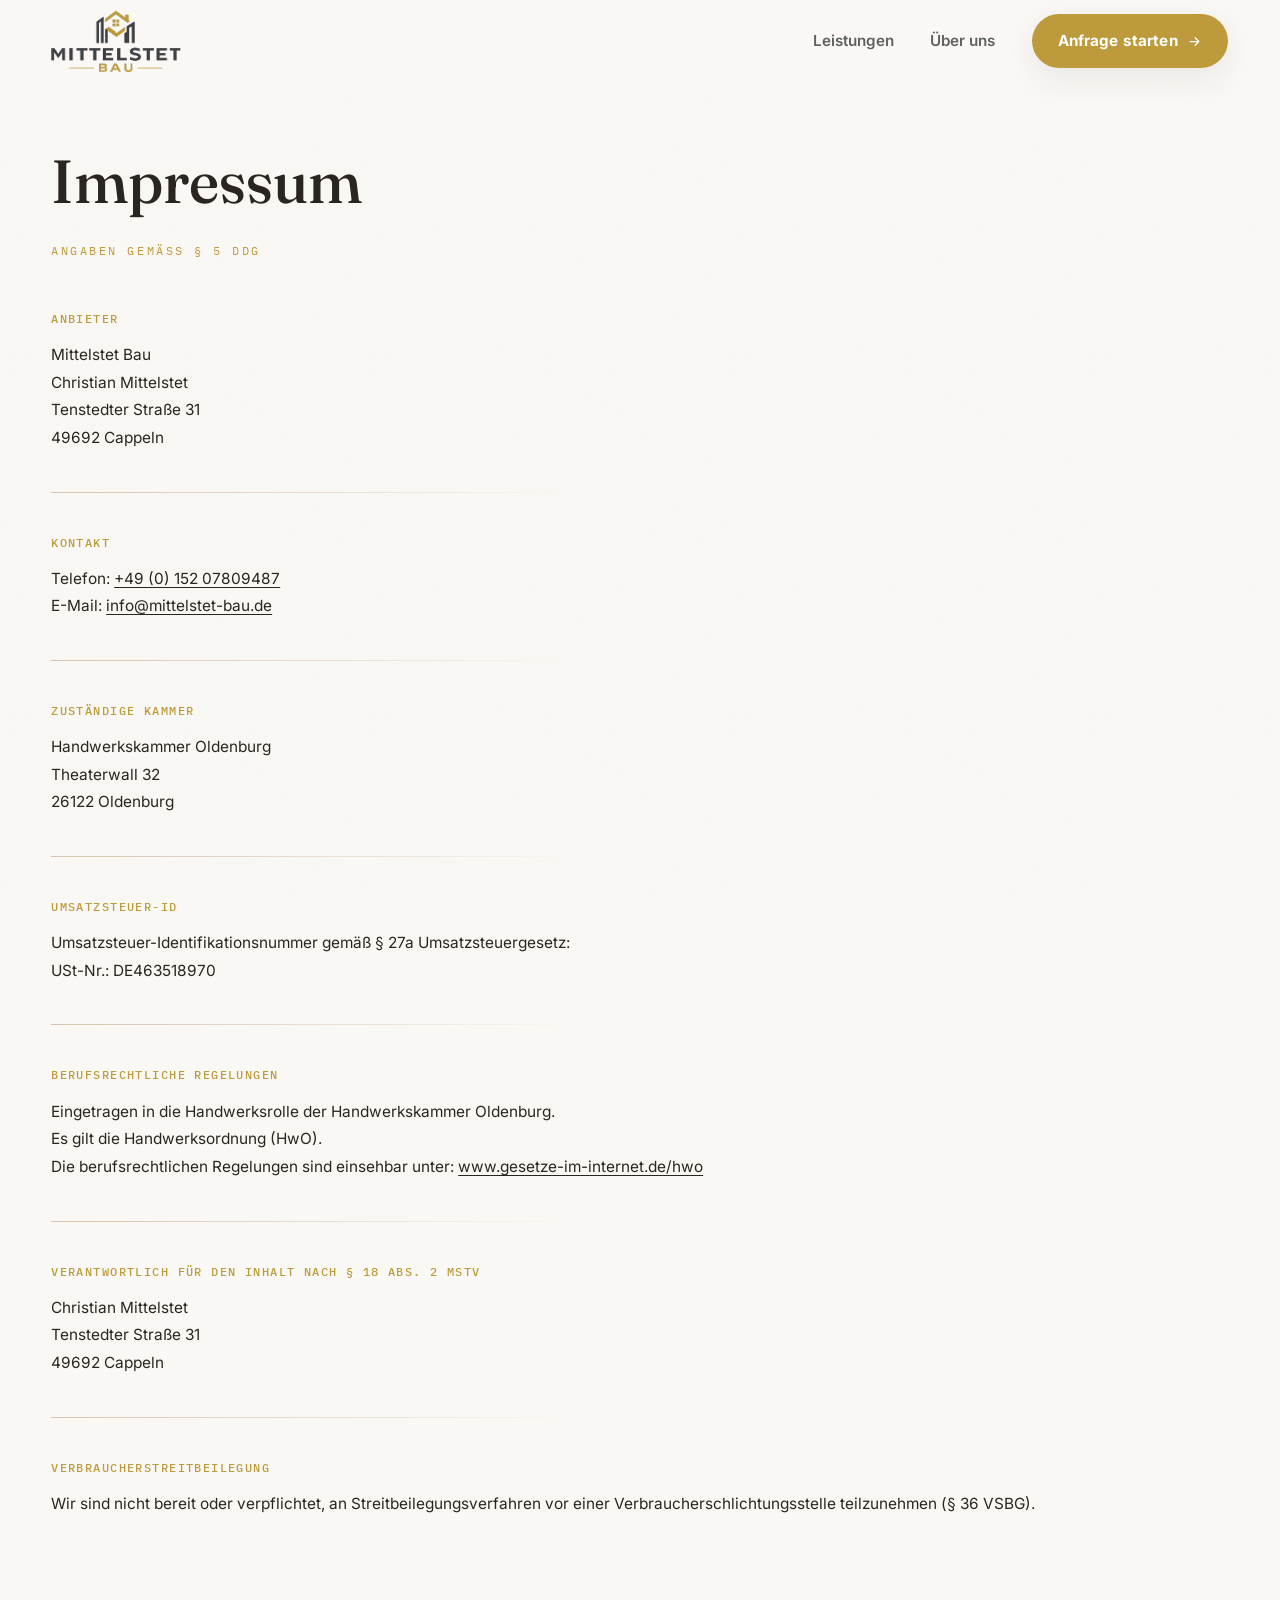
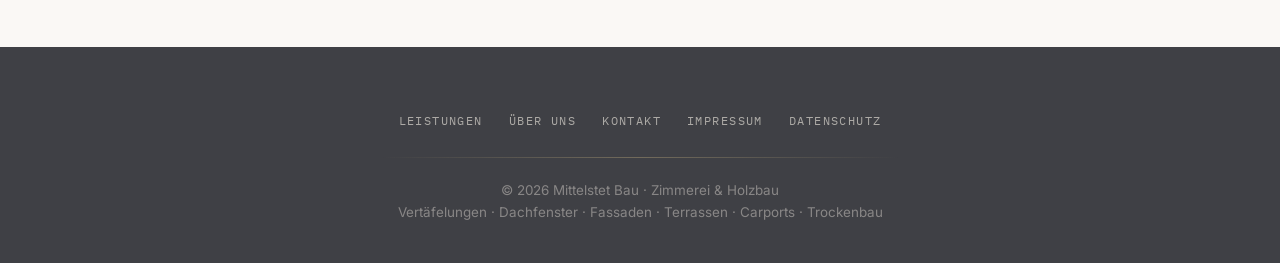
<file: impressum.html>
<!DOCTYPE html>
<html lang="de">
<head>
  <meta charset="UTF-8" />
  <meta name="viewport" content="width=device-width, initial-scale=1.0" />
  <meta name="theme-color" content="#141210" />

  <title>Impressum — Mittelstet Bau</title>
  <meta name="description" content="Impressum und Anbieterkennzeichnung gemäß § 5 DDG für Mittelstet Bau, Zimmerei &amp; Holzbau aus Cappeln." />
  <meta name="author" content="Mittelstet Bau" />
  <meta name="robots" content="noindex" />

  <meta property="og:type" content="website" />
  <meta property="og:locale" content="de_DE" />
  <meta property="og:site_name" content="Mittelstet Bau" />
  <meta property="og:title" content="Impressum — Mittelstet Bau" />
  <meta property="og:description" content="Impressum und Anbieterkennzeichnung gemäß § 5 DDG für Mittelstet Bau, Zimmerei &amp; Holzbau aus Cappeln." />
  <meta property="og:url" content="https://mittelstet-bau.de/impressum.html" />
  <meta property="og:image" content="https://mittelstet-bau.de/resources/pictures/logo.png" />
  <meta name="twitter:card" content="summary_large_image" />
  <meta name="twitter:title" content="Impressum — Mittelstet Bau" />
  <meta name="twitter:description" content="Impressum und Anbieterkennzeichnung gemäß § 5 DDG für Mittelstet Bau, Zimmerei &amp; Holzbau aus Cappeln." />
  <meta name="twitter:image" content="https://mittelstet-bau.de/resources/pictures/logo.png" />
  <meta name="twitter:image:alt" content="Mittelstet Bau Logo" />

  <script type="application/ld+json">
  {
    "@context": "https://schema.org",
    "@type": "GeneralContractor",
    "name": "Mittelstet Bau",
    "description": "Zimmerei und Holzbau: Dachfenster, Vertäfelungen, Fassaden, Terrassen, Carports und Trockenbau.",
    "image": "https://mittelstet-bau.de/resources/pictures/logo.png",
    "url": "https://mittelstet-bau.de/",
    "telephone": "+4915207809487",
    "email": "info@mittelstet-bau.de",
    "address": {
      "@type": "PostalAddress",
      "postalCode": "49692",
      "addressLocality": "Cappeln",
      "addressCountry": "DE"
    },
    "areaServed": "Oldenburg und Umgebung"
  }
  </script>

  <link rel="icon" type="image/png" href="resources/pictures/logo.png" />

  <!-- Fonts are self-hosted locally via @font-face in styles.css (DSGVO — no Google Fonts request) -->
  <link rel="stylesheet" href="styles.css" />
  <script src="resources/app.js" defer></script>
</head>

<body>

<header id="site-header">
  <div class="container nav">
    <a href="index.html#hero" class="brand" aria-label="Mittelstet Bau — Startseite">
      <img src="resources/pictures/logo.png" class="nav-logo" alt="Mittelstet Bau" loading="eager" width="120" height="80" />
    </a>
    <nav class="nav-links" aria-label="Hauptnavigation">
      <a href="index.html#leistungen">Leistungen</a>
      <a href="index.html#ueber-uns">Über uns</a>
      <a href="index.html#kontakt" class="btn nav-cta">
        Anfrage starten
        <svg class="arrow" width="15" height="15" viewBox="0 0 24 24" fill="none" aria-hidden="true"><path d="M5 12h14M13 6l6 6-6 6" stroke="currentColor" stroke-width="2" stroke-linecap="round" stroke-linejoin="round"/></svg>
      </a>
    </nav>
    <button class="hamburger" id="hamburger-btn" aria-label="Menü öffnen" aria-expanded="false" aria-controls="mobile-drawer">
      <span></span>
      <span></span>
      <span></span>
    </button>
  </div>
</header>

<div class="mobile-overlay" id="mobile-overlay" aria-hidden="true"></div>

<nav class="mobile-drawer" id="mobile-drawer" aria-label="Mobile Navigation" aria-hidden="true">
  <button class="drawer-close" id="drawer-close" aria-label="Menü schließen">
    <svg width="20" height="20" viewBox="0 0 24 24" fill="none" aria-hidden="true"><path d="M18 6 6 18M6 6l12 12" stroke="currentColor" stroke-width="2" stroke-linecap="round"/></svg>
  </button>
  <div class="drawer-links">
    <a href="index.html#hero" class="drawer-link">Startseite</a>
    <a href="index.html#leistungen" class="drawer-link">Leistungen</a>
    <a href="index.html#ueber-uns" class="drawer-link">Über&nbsp;uns</a>
    <a href="index.html#kontakt" class="drawer-link">Kontakt</a>
    <a href="impressum.html" class="drawer-link">Impressum</a>
    <a href="datenschutz.html" class="drawer-link">Datenschutz</a>
  </div>
</nav>

<main id="top">

  <div class="impressum-content">
    <div class="container">
      <h1>Impressum</h1>
      <p class="impressum-intro">Angaben gemäß § 5 DDG</p>

      <div class="impressum-section">
        <h2>Anbieter</h2>
        <p>
          Mittelstet Bau<br />
          Christian Mittelstet<br />
          Tenstedter Straße 31<br />
          49692 Cappeln
        </p>
      </div>

      <div class="impressum-rule"></div>

      <div class="impressum-section">
        <h2>Kontakt</h2>
        <p>
          Telefon: <a href="tel:+4915207809487">+49 (0) 152 07809487</a><br />
          E-Mail: <a href="mailto:info@mittelstet-bau.de">info@mittelstet-bau.de</a>
        </p>
      </div>

      <div class="impressum-rule"></div>

      <div class="impressum-section">
        <h2>Zuständige Kammer</h2>
        <p>
          Handwerkskammer Oldenburg<br />
          Theaterwall 32<br />
          26122 Oldenburg
        </p>
      </div>

      <div class="impressum-rule"></div>

      <div class="impressum-section">
        <h2>Umsatzsteuer-ID</h2>
        <p>
          Umsatzsteuer-Identifikationsnummer gemäß § 27a Umsatzsteuergesetz:<br />
          USt-Nr.: DE463518970
        </p>
      </div>

      <div class="impressum-rule"></div>

      <div class="impressum-section">
        <h2>Berufsrechtliche Regelungen</h2>
        <p>
          Eingetragen in die Handwerksrolle der Handwerkskammer Oldenburg.<br />
          Es gilt die Handwerksordnung (HwO).<br />
          Die berufsrechtlichen Regelungen sind einsehbar unter:
          <a href="https://www.gesetze-im-internet.de/hwo/" target="_blank" rel="noopener noreferrer">www.gesetze-im-internet.de/hwo</a>
        </p>
      </div>

      <div class="impressum-rule"></div>

      <div class="impressum-section">
        <h2>Verantwortlich für den Inhalt nach § 18 Abs. 2 MStV</h2>
        <p>
          Christian Mittelstet<br />
          Tenstedter Straße 31<br />
          49692 Cappeln
        </p>
      </div>

      <div class="impressum-rule"></div>

      <div class="impressum-section">
        <h2>Verbraucherstreitbeilegung</h2>
        <p>
          Wir sind nicht bereit oder verpflichtet, an Streitbeilegungsverfahren
          vor einer Verbraucherschlichtungsstelle teilzunehmen (§ 36 VSBG).
        </p>
      </div>
    </div>
  </div>

</main>

<footer>
  <div class="container">
    <nav class="foot-links" aria-label="Footer-Navigation">
      <a href="index.html#leistungen">Leistungen</a>
      <a href="index.html#ueber-uns">Über uns</a>
      <a href="index.html#kontakt">Kontakt</a>
      <a href="impressum.html">Impressum</a>
      <a href="datenschutz.html">Datenschutz</a>
    </nav>
    <div class="foot-rule"></div>
    <p class="copy">
      © 2026 Mittelstet Bau · Zimmerei &amp; Holzbau<span class="copy-services"><br />
      Vertäfelungen · Dachfenster · Fassaden · Terrassen · Carports · Trockenbau</span>
    </p>
  </div>
</footer>

</body>
</html>
</file>
<file: styles.css>
/* =============================================================
   Self-hosted fonts (DSGVO) — Fraunces, IBM Plex Mono, Inter.
   Served locally from resources/fonts/ (latin subset) so no
   request ever reaches Google's servers. See datenschutz.html.
   ============================================================= */
@font-face {
  font-family: 'Fraunces';
  font-style: italic;
  font-weight: 500;
  font-display: swap;
  src: url('resources/fonts/fraunces-italic-500.woff2') format('woff2');
}
@font-face {
  font-family: 'Fraunces';
  font-style: normal;
  font-weight: 400;
  font-display: swap;
  src: url('resources/fonts/fraunces-normal-400.woff2') format('woff2');
}
@font-face {
  font-family: 'Fraunces';
  font-style: normal;
  font-weight: 500;
  font-display: swap;
  src: url('resources/fonts/fraunces-normal-500.woff2') format('woff2');
}
@font-face {
  font-family: 'Fraunces';
  font-style: normal;
  font-weight: 600;
  font-display: swap;
  src: url('resources/fonts/fraunces-normal-600.woff2') format('woff2');
}
@font-face {
  font-family: 'IBM Plex Mono';
  font-style: normal;
  font-weight: 400;
  font-display: swap;
  src: url('resources/fonts/ibm-plex-mono-normal-400.woff2') format('woff2');
}
@font-face {
  font-family: 'IBM Plex Mono';
  font-style: normal;
  font-weight: 500;
  font-display: swap;
  src: url('resources/fonts/ibm-plex-mono-normal-500.woff2') format('woff2');
}
@font-face {
  font-family: 'Inter';
  font-style: normal;
  font-weight: 400;
  font-display: swap;
  src: url('resources/fonts/inter-normal-400.woff2') format('woff2');
}
@font-face {
  font-family: 'Inter';
  font-style: normal;
  font-weight: 500;
  font-display: swap;
  src: url('resources/fonts/inter-normal-500.woff2') format('woff2');
}
@font-face {
  font-family: 'Inter';
  font-style: normal;
  font-weight: 600;
  font-display: swap;
  src: url('resources/fonts/inter-normal-600.woff2') format('woff2');
}
@font-face {
  font-family: 'Inter';
  font-style: normal;
  font-weight: 700;
  font-display: swap;
  src: url('resources/fonts/inter-normal-700.woff2') format('woff2');
}
@font-face {
  font-family: 'Inter';
  font-style: normal;
  font-weight: 800;
  font-display: swap;
  src: url('resources/fonts/inter-normal-800.woff2') format('woff2');
}

/* =============================================================
   Mittelstet Bau — Zimmerei & Holzbau
   Atelier / architect's-sheet aesthetic.
   Warm wood palette (extended from the 444363e prototype) +
   the gold/charcoal of the company logo. Project drawings are
   pencil line-art on white, so they are composited onto warm
   paper with `mix-blend-mode: multiply` to read as real plates.
   ============================================================= */

:root {
  /* --- prototype palette (kept, per PRD) --- */
  --beige: #f3eadf;
  --sand: #d8c2aa;
  --gray: #5f625f;
  --light: #faf8f5;
  --white: #ffffff;

  /* --- extensions drawn from the actual logo (gold on black) --- */
  --paper: #f7f1e8;          /* warm drawing paper for plates */
  --paper-line: #e7dccb;     /* hairline rules on paper */
  --gold: #bd9b3c;           /* metallic gold, base */
  --gold-soft: #cba65d;      /* mid gold */
  --gold-bright: #e6cd8f;    /* gold highlight */
  --ink: #2a2520;            /* warm near-black text on dark */
  --ink-black: #141210;      /* near-black home for the logo */
  --charcoal: #3f4045;       /* logo background / footer */

  --shadow: 0 18px 45px rgba(45, 34, 25, 0.12);
  --shadow-soft: 0 10px 30px rgba(45, 34, 25, 0.08);
  --shadow-lift: 0 28px 60px rgba(45, 34, 25, 0.18);
  --radius: 22px;
  --radius-lg: 30px;

  --ease: cubic-bezier(0.22, 0.61, 0.36, 1);

  --font-display: "Fraunces", "Georgia", serif;
  --font-body: "Inter", "Segoe UI", Arial, sans-serif;
  --font-mono: "IBM Plex Mono", ui-monospace, "SF Mono", Menlo, monospace;
}

* {
  margin: 0;
  padding: 0;
  box-sizing: border-box;
}

html {
  scroll-behavior: smooth;
  scroll-padding-top: 107px; /* header (83px) + breathing room (24px) */
}

body {
  font-family: var(--font-body);
  color: var(--ink);
  background: var(--light);
  line-height: 1.7;
  -webkit-font-smoothing: antialiased;
  text-rendering: optimizeLegibility;
  overflow-x: hidden;
  display: flex;
  flex-direction: column;
  min-height: 100dvh;
}

main {
  flex: 1;
}

/* Warm paper grain over the whole page for atmosphere */
body::before {
  content: "";
  position: fixed;
  inset: 0;
  z-index: 1;
  pointer-events: none;
  opacity: 0.5;
  background-image: url("data:image/svg+xml,%3Csvg xmlns='http://www.w3.org/2000/svg' width='180' height='180'%3E%3Cfilter id='n'%3E%3CfeTurbulence type='fractalNoise' baseFrequency='0.9' numOctaves='2' stitchTiles='stitch'/%3E%3CfeColorMatrix type='saturate' values='0'/%3E%3C/filter%3E%3Crect width='100%25' height='100%25' filter='url(%23n)' opacity='0.035'/%3E%3C/svg%3E");
  mix-blend-mode: multiply;
}

img {
  width: 100%;
  display: block;
  object-fit: cover;
}

a {
  color: inherit;
  text-decoration: none;
}

::selection {
  background: var(--gold-bright);
  color: var(--ink);
}

.container {
  width: min(1180px, 92%);
  margin: auto;
  position: relative;
  z-index: 2;
}

/* ---------- shared type helpers ---------- */
.eyebrow,
.plate,
.section-head > span {
  font-family: var(--font-mono);
  text-transform: uppercase;
  letter-spacing: 0.22em;
  font-size: 0.72rem;
  font-weight: 500;
}

h1, h2, h3 {
  font-family: var(--font-display);
  font-weight: 500;
  font-optical-sizing: auto;
}

/* =============================================================
   NAV
   ============================================================= */
header {
  position: fixed;
  top: 0;
  width: 100%;
  z-index: 50;
  background: rgba(250, 248, 245, 0.78);
  backdrop-filter: blur(14px) saturate(1.4);
  -webkit-backdrop-filter: blur(14px) saturate(1.4);
  border-bottom: 1px solid transparent;
  transition: border-color 0.4s var(--ease), box-shadow 0.4s var(--ease),
    background 0.4s var(--ease);
}

header.scrolled {
  border-bottom-color: rgba(138, 90, 54, 0.14);
  box-shadow: 0 10px 30px rgba(45, 34, 25, 0.06);
}

.nav {
  height: 82px;
  display: flex;
  align-items: center;
  justify-content: space-between;
  gap: 24px;
}

.brand {
  display: inline-flex;
  align-items: center;
}

.brand .nav-logo {
  height: 62px;
  width: auto;
  flex: none;
  object-fit: contain;
  mix-blend-mode: multiply;
}

.nav-links {
  display: flex;
  gap: 36px;
  align-items: center;
  font-weight: 600;
  font-size: 0.95rem;
  color: var(--gray);
}

.nav-links a:not(.btn) {
  position: relative;
  padding: 4px 0;
  transition: color 0.25s var(--ease);
}

.nav-links a:not(.btn)::after {
  content: "";
  position: absolute;
  left: 0;
  bottom: -2px;
  width: 100%;
  height: 1.5px;
  background: var(--gold);
  transform: scaleX(0);
  transform-origin: left;
  transition: transform 0.3s var(--ease);
}

.nav-links a:not(.btn):hover {
  color: var(--gold);
}

.nav-links a:not(.btn):hover::after {
  transform: scaleX(1);
}

/* ---------- buttons ---------- */
.btn {
  display: inline-flex;
  align-items: center;
  justify-content: center;
  gap: 9px;
  padding: 14px 26px;
  border-radius: 999px;
  background: var(--gold);
  background-clip: padding-box;
  color: var(--white);
  font-family: var(--font-body);
  font-weight: 700;
  font-size: 0.95rem;
  letter-spacing: 0.01em;
  border: 1px solid transparent;
  box-shadow: var(--shadow-soft);
  cursor: pointer;
  transition: transform 0.25s var(--ease), background 0.25s var(--ease),
    box-shadow 0.25s var(--ease);
}

.btn:hover {
  transform: translateY(-2px);
  background:  var(--gold-soft);
  box-shadow: var(--shadow);
}

.btn .arrow {
  transition: transform 0.25s var(--ease);
}

.btn:hover .arrow {
  transform: translateX(4px);
}

.btn--gold {
  background: linear-gradient(135deg, var(--gold) 0%, var(--gold-bright) 100%);
  color: var(--ink-black);
}

.btn--gold:hover {
  background: linear-gradient(135deg, var(--gold-bright) 0%, var(--gold) 100%);
}

/* mobile-only sticky CTA — hidden everywhere except inside the ≤860px block */
.mobile-fab {
  display: none;
}
body.section-kontakt .mobile-fab,
body.drawer-open    .mobile-fab {
  display: none !important;
}

/* =============================================================
   HERO
   ============================================================= */
.hero {
  position: relative;
  padding: 150px 0 90px;
  overflow: hidden;
}

/* faint architectural grid behind the hero */
.hero::before {
  content: "";
  position: absolute;
  inset: 0;
  z-index: 0;
  background-image:
    linear-gradient(rgba(138, 90, 54, 0.05) 1px, transparent 1px),
    linear-gradient(90deg, rgba(138, 90, 54, 0.05) 1px, transparent 1px);
  background-size: 48px 48px;
  mask-image: radial-gradient(ellipse 80% 70% at 70% 35%, #000 30%, transparent 75%);
  -webkit-mask-image: radial-gradient(ellipse 80% 70% at 70% 35%, #000 30%, transparent 75%);
}

.hero .container {
  width: min(1400px, 92%);
}

.hero-grid {
  position: relative;
  z-index: 2;
  display: grid;
  grid-template-columns: 1.05fr 0.95fr;
  gap: 60px;
  align-items: center;
}

.hero .eyebrow {
  display: inline-flex;
  align-items: center;
  gap: 10px;
  color: var(--gold);
  margin-bottom: 26px;
}

.hero .eyebrow::before {
  content: "";
  width: 30px;
  height: 1px;
  background: var(--gold);
}

.hero h1 {
  font-size: clamp(2.9rem, 6vw, 5.2rem);
  line-height: 0.98;
  letter-spacing: -0.025em;
  color: var(--ink);
  margin-bottom: 26px;
}

.hero h1 em {
  font-style: italic;
  font-variation-settings: "SOFT" 60;
  color: var(--gold);
}

.hero-lead {
  font-size: 1.14rem;
  color: var(--gray);
  margin-bottom: 36px;
}

.hero-meta {
  margin-top: 46px;
  display: flex;
  gap: 40px;
  flex-wrap: wrap;
  width: 100%;
  justify-content: space-between;
}

.hero-meta .stat strong {
  display: block;
  font-family: var(--font-display);
  font-size: 2rem;
  line-height: 1;
  color: var(--gold);
}

.hero-meta .stat span {
  font-size: 0.86rem;
  color: var(--gray);
}

/* framed hero drawing — like a plate pinned to a studio wall */
.hero-plate {
  position: relative;
  background: var(--paper);
  border-radius: var(--radius-lg);
  border: 1px solid var(--paper-line);
  box-shadow: var(--shadow-lift);
  padding: 22px 22px 18px;
}

.hero-plate::after {
  /* corner registration tick, draftsman detail */
  content: "";
  position: absolute;
  top: 14px;
  right: 14px;
  width: 16px;
  height: 16px;
  border-top: 1.5px solid var(--gold);
  border-right: 1.5px solid var(--gold);
  opacity: 0.7;
}

.hero-plate .drawing {
  border-radius: 16px;
  overflow: hidden;
  background: var(--paper);
}

.hero-plate .drawing img {
  mix-blend-mode: normal;
  aspect-ratio: 4 / 3;
  object-fit: cover;
  transform: scale(1.02);
}

.hero-plate .plate {
  display: flex;
  justify-content: space-between;
  align-items: center;
  margin-top: 14px;
  color: var(--gold);
  opacity: 0.75;
}

.hero-plate .plate span:last-child {
  letter-spacing: 0.1em;
}


/* =============================================================
   SECTION SCAFFOLD
   ============================================================= */
section {
  padding: 110px 0;
  position: relative;
}

#leistungen, #ueber-uns, #kontakt {
  scroll-margin-top: 107px;
}

.section-head {
  max-width: 720px;
  margin-bottom: 56px;
}

.section-head > span {
  display: inline-flex;
  align-items: center;
  gap: 10px;
  color: var(--gold);
}

.section-head > span::before {
  content: "";
  width: 26px;
  height: 1px;
  background: var(--gold);
}

.section-head h2 {
  font-size: clamp(2.1rem, 4vw, 3.4rem);
  line-height: 1.06;
  letter-spacing: -0.02em;
  margin: 16px 0 18px;
  color: var(--ink);
}

.section-head h2 em {
  font-style: italic;
  color: var(--gold);
}

.lead {
  color: var(--gray);
  font-size: 1.08rem;
}

/* =============================================================
   SERVICES
   ============================================================= */
.services {
  background:
    radial-gradient(120% 120% at 0% 0%, #fbf4ea 0%, var(--beige) 55%);
}

.service-grid {
  display: grid;
  grid-template-columns: repeat(3, 1fr);
  gap: 24px;
}

.service-card {
  background: var(--white);
  border-radius: var(--radius);
  overflow: hidden;
  box-shadow: var(--shadow-soft);
  border: 1px solid var(--paper-line);
  transition: transform 0.3s var(--ease), box-shadow 0.3s var(--ease),
    border-color 0.3s var(--ease);
  display: flex;
  flex-direction: column;
}

.service-card:hover {
  transform: translateY(-6px);
  box-shadow: var(--shadow-lift);
  border-color: color-mix(in srgb, var(--gold) 22%, transparent);
}

.service-figure {
  position: relative;
  background: var(--paper);
  height: 230px;
  overflow: hidden;
  border-bottom: 1px solid var(--paper-line);
}

.service-figure img {
  height: 100%;
  object-fit: contain;
  mix-blend-mode: multiply;
  transition: transform 0.5s var(--ease);
}

.service-card:hover .service-figure img {
  transform: scale(1.04);
}

.service-content {
  padding: 26px 26px 30px;
  flex: 1;
  display: flex;
  flex-direction: column;
}

.service-content h3 {
  font-size: 1.4rem;
  letter-spacing: -0.01em;
  margin-bottom: 10px;
  color: var(--ink);
}

.service-content p {
  color: var(--gray);
  font-size: 0.97rem;
}



/* =============================================================
   ABOUT
   ============================================================= */
.about-layout {
  display: grid;
  grid-template-columns: 0.95fr 1.05fr;
  gap: 64px;
  align-items: center;
}

.about-figure {
  position: relative;
  background: var(--paper);
  border-radius: var(--radius-lg);
  border: 1px solid var(--paper-line);
  box-shadow: var(--shadow);
  padding: 24px;
}

.about-figure .img-wrap {
  border-radius: 18px;
  overflow: hidden;
}

.about-figure img {
  aspect-ratio: 5 / 4;
}

.about-figure .stamp {
  position: absolute;
  bottom: -22px;
  right: 26px;
  background: var(--charcoal);
  color: var(--gold-bright);
  font-family: var(--font-mono);
  font-size: 0.72rem;
  letter-spacing: 0.14em;
  text-transform: uppercase;
  padding: 12px 18px;
  border-radius: 999px;
  box-shadow: var(--shadow);
}

.about-text p {
  color: var(--gray);
  margin-bottom: 18px;
  font-size: 1.04rem;
}

.about-text p:first-of-type {
  font-family: var(--font-display);
  font-size: 1.4rem;
  line-height: 1.4;
  color: var(--ink);
}

.about-list {
  list-style: none;
  margin-top: 28px;
  display: grid;
  gap: 14px;
}

.about-list li {
  display: flex;
  gap: 12px;
  align-items: flex-start;
  color: var(--ink);
  font-weight: 500;
}

.about-list svg {
  flex: none;
  width: 22px;
  height: 22px;
  color: var(--gold);
  margin-top: 2px;
}

/* =============================================================
   CONTACT  (light / gold — mirrors Leistungen)
   ============================================================= */
.contact {
  background:
    radial-gradient(120% 120% at 0% 0%, #fbf4ea 0%, var(--beige) 55%);
}

.contact .lead {
  color: var(--gray);
}

.contact-grid {
  display: grid;
  grid-template-columns: 1fr 1fr;
  gap: 30px;
  align-items: stretch;
}

.contact-box:first-child {
  display: flex;
  flex-direction: column;
}

.contact-lines {
  margin-top: auto;
}

.contact-box {
  background: var(--white);
  border: 1px solid var(--paper-line);
  border-radius: var(--radius);
  padding: 36px;
}


.contact-line {
  display: flex;
  align-items: center;
  gap: 16px;
  padding: 16px 0;
  border-top: 1px solid var(--paper-line);
  color: var(--ink);
  transition: color 0.2s var(--ease);
}

.contact-line:hover {
  color: var(--gold);
}

.contact-line .ico {
  flex: none;
  width: 42px;
  height: 42px;
  display: grid;
  place-items: center;
  border-radius: 12px;
  background: color-mix(in srgb, var(--gold) 10%, transparent);
  color: var(--gold);
}

.contact-line .ico svg { width: 20px; height: 20px; }

.contact-line .label {
  font-family: var(--font-mono);
  font-size: 0.66rem;
  letter-spacing: 0.16em;
  text-transform: uppercase;
  color: var(--gray);
  display: block;
}

.contact-line .value {
  font-size: 1.05rem;
  font-weight: 600;
  color: var(--ink);
}

.contact-line:hover .value { color: var(--gold); }

/* boss portrait in contact box */
.contact-person {
  flex: 1;
  display: flex;
  flex-direction: column;
  align-items: center;
  justify-content: center;
  text-align: center;
  gap: 0;
}

.contact-portrait {
  flex: none;
  width: 150px;
  height: 150px;
  border-radius: 50%;
  overflow: hidden;
  border: 3px solid var(--gold-soft);
  box-shadow: 0 0 0 7px color-mix(in srgb, var(--gold) 12%, transparent);
  margin-bottom: 20px;
}

.contact-portrait img {
  width: 100%;
  height: 100%;
  object-fit: cover;
  display: block;
}

.contact-person-name {
  font-family: var(--font-display);
  font-size: 1.6rem;
  font-weight: 600;
  color: var(--ink);
  margin-bottom: 8px;
}

.contact-person-role {
  font-family: var(--font-mono);
  font-size: 0.7rem;
  letter-spacing: 0.16em;
  text-transform: uppercase;
  color: var(--gold);
}

/* form */
form {
  display: grid;
  gap: 16px;
}

.field label {
  display: block;
  font-family: var(--font-mono);
  font-size: 0.66rem;
  letter-spacing: 0.16em;
  text-transform: uppercase;
  color: var(--gray);
  margin-bottom: 8px;
}

.field:has(input[required]) label::after,
.field:has(textarea[required]) label::after {
  content: " *" / "";
  color: var(--gold);
}

input, textarea {
  width: 100%;
  border: 1px solid var(--paper-line);
  border-radius: 14px;
  padding: 15px 16px;
  font: inherit;
  font-size: 0.98rem;
  background: var(--white);
  color: var(--ink);
  transition: border-color 0.2s var(--ease), background 0.2s var(--ease);
}

input::placeholder, textarea::placeholder {
  color: var(--sand);
}

input:focus, textarea:focus {
  outline: none;
  border-color: var(--gold);
  background: var(--light);
}

textarea {
  min-height: 200px;
  resize: vertical;
}

form .btn { margin-top: 6px; }

.field--check {
  display: flex;
  align-items: flex-start;
  gap: 12px;
}

.field--check input[type="checkbox"] {
  appearance: none;
  -webkit-appearance: none;
  flex: none;
  width: 18px;
  height: 18px;
  padding: 0;
  border: 1px solid var(--paper-line);
  border-radius: 5px;
  background: var(--white);
  cursor: pointer;
  margin-top: 2px;
  transition: border-color 0.2s var(--ease), background-color 0.2s var(--ease);
}

.field--check input[type="checkbox"]:checked {
  border-color: var(--gold);
  background: var(--gold) url("data:image/svg+xml,%3Csvg viewBox='0 0 10 8' fill='none' xmlns='http://www.w3.org/2000/svg'%3E%3Cpath d='M1 4l3 3 5-6' stroke='%23141210' stroke-width='1.5' stroke-linecap='round' stroke-linejoin='round'/%3E%3C/svg%3E") no-repeat center / 10px 8px;
}

.field--check input[type="checkbox"]:focus-visible {
  outline: 2px solid var(--gold);
  outline-offset: 2px;
}

/* overrides .field label mono defaults */
.field--check label {
  display: inline;
  font-size: 0.85rem;
  color: var(--gray);
  line-height: 1.5;
  text-transform: none;
  letter-spacing: 0;
  font-family: var(--font-body);
  margin-bottom: 0;
  cursor: pointer;
}

.field--check label a {
  color: var(--gold);
  text-decoration: underline;
  text-underline-offset: 2px;
}

.field--check label a:hover {
  color: var(--gold-soft);
}

/* Formspree feedback banners */
.fs-banner {
  border-radius: 10px;
  padding: 14px 18px;
  font-size: 0.9rem;
  margin-bottom: 16px;
  line-height: 1.5;
}

.fs-error {
  border: 1px solid rgba(220, 80, 80, 0.6);
  background: rgba(220, 80, 80, 0.08);
  color: var(--ink);
}

.fs-field-error {
  display: block;
  font-size: 0.75rem;
  color: rgba(220, 80, 80, 0.9);
  margin-top: 5px;
  font-family: var(--font-mono);
  letter-spacing: 0.06em;
}

/* Contact form success card */
#form-success-card {
  flex-direction: column;
  align-items: center;
  justify-content: center;
  text-align: center;
  padding: 40px 24px;
  gap: 20px;
  animation: form-success-in 0.5s var(--ease) both;
  min-height: 300px;
}

.form-success-icon {
  flex: none;
}

.form-success-icon circle {
  stroke: var(--gold);
  stroke-width: 2;
  stroke-dasharray: 157;
  stroke-dashoffset: 157;
  animation: stroke-draw 0.6s var(--ease) 0.1s both;
}

.form-success-icon path {
  stroke: var(--gold);
  stroke-width: 3;
  stroke-linecap: round;
  stroke-linejoin: round;
  stroke-dasharray: 48;
  stroke-dashoffset: 48;
  animation: stroke-draw 0.35s ease 0.7s both;
}

.form-success-title {
  font-family: var(--font-display);
  font-size: 1.7rem;
  font-weight: 500;
  color: var(--ink);
  line-height: 1.2;
}

.form-success-body {
  color: var(--gray);
  font-size: 1.02rem;
  max-width: 34ch;
  line-height: 1.65;
}

@keyframes form-success-in {
  from { opacity: 0; transform: translateY(16px); }
  to   { opacity: 1; transform: none; }
}

/* =============================================================
   FOOTER
   ============================================================= */
footer {
  background: var(--charcoal);
  color: rgba(247, 241, 232, 0.6);
  padding: 64px 0 40px;
  text-align: center;
}

footer .foot-links {
  display: flex;
  gap: 26px;
  justify-content: center;
  flex-wrap: wrap;
  margin-bottom: 26px;
  font-family: var(--font-mono);
  font-size: 0.74rem;
  letter-spacing: 0.12em;
  text-transform: uppercase;
}

footer .foot-links a:hover { color: var(--gold-bright); }

footer .foot-rule {
  width: 100%;
  max-width: 520px;
  height: 1px;
  margin: 0 auto 22px;
  background: linear-gradient(90deg, transparent, rgba(231, 205, 143, 0.3), transparent);
}

footer .copy {
  font-size: 0.84rem;
  color: rgba(247, 241, 232, 0.4);
  line-height: 1.6;
}

/* =============================================================
   SCROLL REVEAL
   ============================================================= */
.reveal {
  opacity: 0;
  transform: translateY(26px);
  transition: opacity 0.8s var(--ease), transform 0.8s var(--ease);
  will-change: opacity, transform;
}

.reveal.in {
  opacity: 1;
  transform: none;
}

.reveal[data-delay="1"] { transition-delay: 0.08s; }
.reveal[data-delay="2"] { transition-delay: 0.16s; }
.reveal[data-delay="3"] { transition-delay: 0.24s; }

/* staggered hero entrance on load */
.hero-anim {
  opacity: 0;
  transform: translateY(20px);
  animation: rise 0.9s var(--ease) forwards;
}
.hero-anim.d1 { animation-delay: 0.05s; }
.hero-anim.d2 { animation-delay: 0.18s; }
.hero-anim.d3 { animation-delay: 0.31s; }
.hero-anim.d5 { animation-delay: 0.57s; }

.hero-plate.hero-anim {
  transform: translateY(28px) scale(0.985);
  animation-name: riseplate;
}

@keyframes rise {
  to { opacity: 1; transform: none; }
}
@keyframes riseplate {
  to { opacity: 1; transform: none; }
}
@keyframes stroke-draw {
  to { stroke-dashoffset: 0; }
}

/* =============================================================
   RESPONSIVE
   ============================================================= */
@media (max-width: 1080px) {
  .hero-grid { grid-template-columns: 1fr; gap: 48px; }
  .hero-plate { max-width: 560px; margin-inline: auto; }
  .service-grid { grid-template-columns: repeat(2, 1fr); }
}

@media (max-width: 860px) {
  .nav-links a:not(.btn):not(.nav-cta) { display: none; }
  .about-layout { grid-template-columns: 1fr; gap: 40px; }
  .about-figure { order: -1; }
  .contact-grid { grid-template-columns: 1fr; }
  section { padding: 84px 0 40px; }
  .hero { padding-top: 130px; }
}

@media (max-width: 620px) {
  .service-grid { grid-template-columns: 1fr; }
  .contact-box { padding: 26px; }
  .hero-meta { gap: 26px; }
  .nav .btn { padding: 12px 18px; }
}

/* =============================================================
   HAMBURGER
   ============================================================= */
.hamburger {
  display: none;
  flex-direction: column;
  justify-content: center;
  gap: 5px;
  width: 40px;
  height: 40px;
  padding: 8px;
  background: none;
  border: 1px solid color-mix(in srgb, var(--gold) 20%, transparent);
  border-radius: 10px;
  cursor: pointer;
  transition: background 0.2s var(--ease), border-color 0.2s var(--ease);
  flex: none;
}

.hamburger:hover {
  background: color-mix(in srgb, var(--gold) 6%, transparent);
  border-color: var(--gold-soft);
}

.hamburger span {
  display: block;
  width: 100%;
  height: 2px;
  background: var(--ink);
  border-radius: 2px;
  transition: transform 0.3s var(--ease), opacity 0.3s var(--ease);
  transform-origin: center;
}

.drawer-open .hamburger span:nth-child(1) {
  transform: translateY(7px) rotate(45deg);
}
.drawer-open .hamburger span:nth-child(2) {
  opacity: 0;
  transform: scaleX(0);
}
.drawer-open .hamburger span:nth-child(3) {
  transform: translateY(-7px) rotate(-45deg);
}

/* =============================================================
   MOBILE OVERLAY
   ============================================================= */
.mobile-overlay {
  display: none;
  position: fixed;
  inset: 0;
  background: rgba(20, 18, 16, 0.55);
  z-index: 40;
  opacity: 0;
  transition: opacity 0.3s var(--ease);
  backdrop-filter: blur(2px);
  -webkit-backdrop-filter: blur(2px);
}

.drawer-open .mobile-overlay {
  opacity: 1;
}

/* =============================================================
   MOBILE DRAWER
   ============================================================= */
.mobile-drawer {
  display: none;
  position: fixed;
  top: 0;
  left: 0;
  width: 100vw;
  height: 100dvh;
  background: var(--light);
  z-index: 60;
  padding: 80px 48px 48px;
  flex-direction: column;
  gap: 28px;
  transform: translateX(-100%);
  transition: transform 0.35s var(--ease);
}

.drawer-open .mobile-drawer {
  transform: translateX(0);
}

.drawer-close {
  position: absolute;
  top: 28px;
  right: 20px;
  width: 36px;
  height: 36px;
  display: grid;
  place-items: center;
  background: none;
  border: 1px solid color-mix(in srgb, var(--gold) 20%, transparent);
  border-radius: 8px;
  color: var(--gray);
  cursor: pointer;
  transition: background 0.2s var(--ease), color 0.2s var(--ease),
    border-color 0.2s var(--ease);
}

.drawer-close:hover {
  background: color-mix(in srgb, var(--gold) 6%, transparent);
  border-color: var(--gold-soft);
  color: var(--ink);
}

.drawer-links {
  display: flex;
  flex-direction: column;
  gap: 0;
}

.drawer-link {
  font-family: var(--font-display);
  font-size: 1.5rem;
  font-weight: 500;
  color: var(--ink);
  padding: 14px 0;
  border-bottom: 1px solid var(--paper-line);
  transition: color 0.2s var(--ease), padding-left 0.2s var(--ease);
}

.drawer-link:first-child {
  border-top: 1px solid var(--paper-line);
}

.drawer-link:hover,
.drawer-link.is-current {
  color: var(--gold);
  padding-left: 6px;
}

/* =============================================================
   MOBILE SECTION PAGING  (≤860px only)
   ============================================================= */
@media (max-width: 860px) {
  /* show hamburger, hide desktop nav CTA */
  .hamburger { display: flex; }
  .nav-cta { display: none; }

  /* prevent bounce/rubber-band scroll on iOS and Android; also suppresses
     pull-to-refresh on Android Chrome — intentional for a static marketing site */
  html, body { overscroll-behavior: none; }

  /* show overlay and drawer on mobile */
  .mobile-overlay { display: block; pointer-events: none; }
  .drawer-open .mobile-overlay { pointer-events: auto; }
  .mobile-drawer { display: flex; }

  /* hide ALL sections by default */
  .hero,
  section {
    display: none;
  }

  /* show active section */
  .hero.is-active { display: block; }
  section.is-active { display: block; }

  /* mini footer: always visible on mobile — hide chrome, keep copyright */
  footer {
    padding: 14px 0;
  }
  footer .foot-links,
  footer .foot-rule,
  footer .copy-services {
    display: none;
  }

  /* floating CTA pill */
  .mobile-fab {
    display: inline-flex;
    align-items: center;
    justify-content: center;
    gap: 9px;
    position: fixed;
    bottom: calc(20px + env(safe-area-inset-bottom, 0px));
    left: 50%;
    transform: translateX(-50%);
    z-index: 55;
    padding: 14px 28px;
    border-radius: 999px;
    background: var(--gold);
    color: var(--white);
    font-family: var(--font-body);
    font-weight: 700;
    font-size: 0.95rem;
    letter-spacing: 0.01em;
    border: 1px solid transparent;
    box-shadow: var(--shadow);
    white-space: nowrap;
    transition: transform 0.25s var(--ease), background 0.25s var(--ease),
      box-shadow 0.25s var(--ease);
  }
  .mobile-fab:hover {
    transform: translateX(-50%) translateY(-2px);
    background: var(--gold-soft);
    box-shadow: var(--shadow-lift);
  }
  .mobile-fab:focus-visible {
    outline: 2px solid var(--gold-bright);
    outline-offset: 3px;
  }
  .mobile-fab:active {
    transform: translateX(-50%) scale(0.97);
    opacity: 0.9;
  }
  .mobile-fab .arrow {
    transition: transform 0.25s var(--ease);
  }
  .mobile-fab:hover .arrow {
    transform: translateX(4px);
  }
}

/* =============================================================
   REDUCED MOTION
   ============================================================= */
@media (prefers-reduced-motion: reduce) {
  html { scroll-behavior: auto; }
  *, *::before, *::after {
    animation-duration: 0.001ms !important;
    animation-delay: 0ms !important;
    transition-duration: 0.001ms !important;
  }
  .reveal { opacity: 1; transform: none; }
  .hero-anim, .hero-plate.hero-anim { opacity: 1; transform: none; }
}

/* =============================================================
   IMPRESSUM (standalone legal page)
   ============================================================= */
.impressum-content {
  padding: 130px 0 90px; /* clear the fixed header */
}

.impressum-content h1 {
  font-family: var(--font-display);
  font-size: clamp(2.4rem, 5vw, 3.8rem);
  font-weight: 500;
  color: var(--ink);
  margin-bottom: 8px;
}

.impressum-content .impressum-intro {
  font-family: var(--font-mono);
  text-transform: uppercase;
  letter-spacing: 0.22em;
  font-size: 0.72rem;
  color: var(--gold);
  margin-bottom: 48px;
}

.impressum-section {
  margin-bottom: 40px;
}

.impressum-section h2 {
  font-family: var(--font-mono);
  text-transform: uppercase;
  letter-spacing: 0.12em;
  font-size: 0.74rem;
  color: var(--gold);
  margin-bottom: 12px;
}

.impressum-section p,
.impressum-section a {
  font-family: var(--font-body);
  font-size: 0.96rem;
  color: var(--ink);
  line-height: 1.8;
}

.impressum-section a {
  text-decoration: underline;
  text-underline-offset: 3px;
  transition: color 0.25s var(--ease);
}

.impressum-section a:hover {
  color: var(--gold-bright);
}

.impressum-rule {
  width: 100%;
  max-width: 520px;
  height: 1px;
  margin: 40px 0;
  background: linear-gradient(90deg, var(--sand), transparent);
}
</file>
